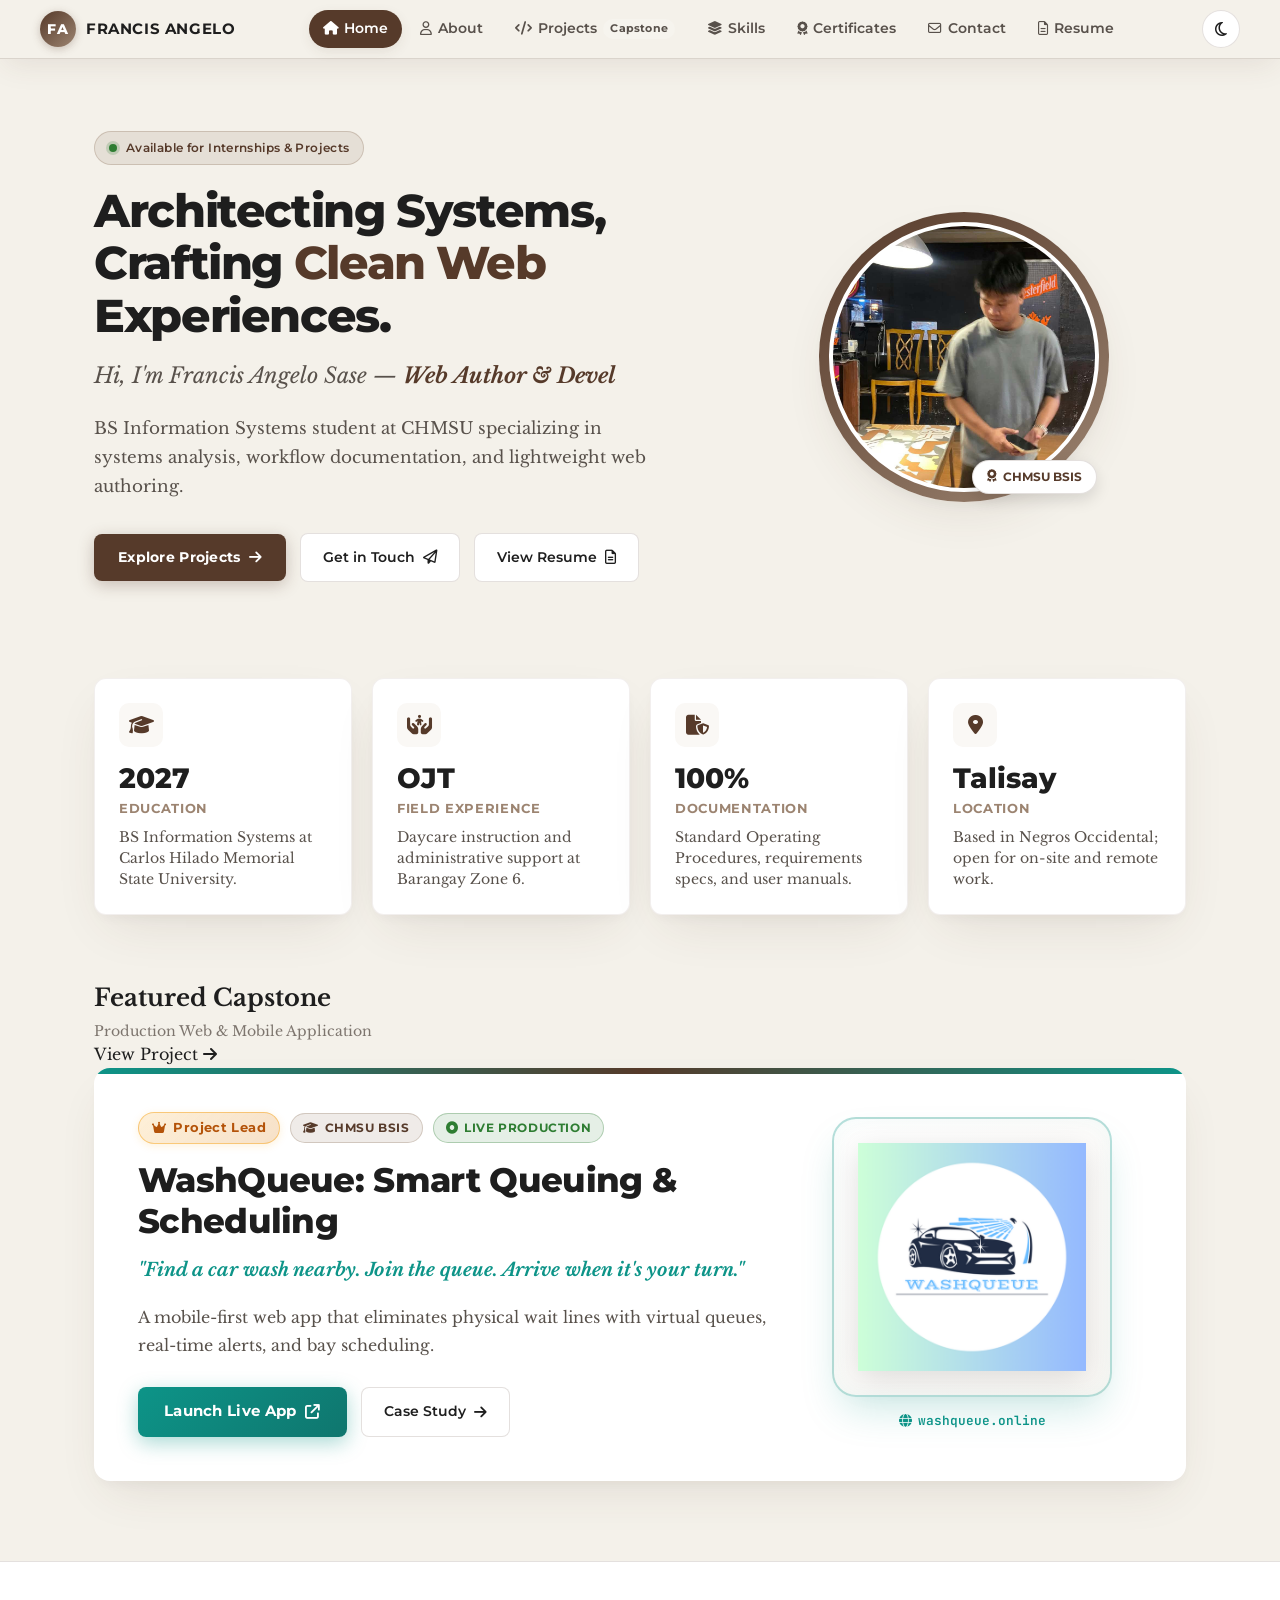
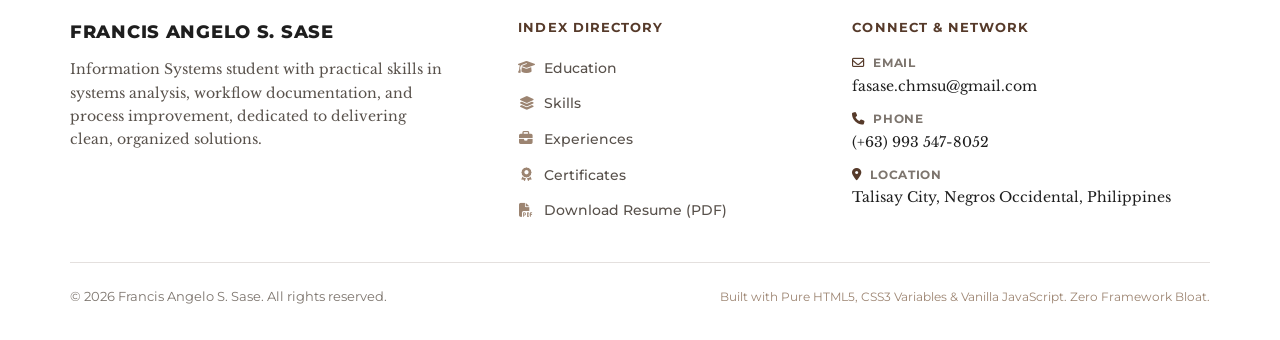
<file: index.html>
<!DOCTYPE html>
<html lang="en">
<head>
  <meta charset="UTF-8">
  <meta name="viewport" content="width=device-width, initial-scale=1.0">
  <meta name="description" content="Francis Angelo S. Sase - Web Author & Developer. Interactive Minimalist Portfolio and Resume highlighting Information Systems, systems analysis, technical documentation, and web authoring.">
  <meta name="author" content="Francis Angelo S. Sase">
  <meta name="theme-color" content="#563a2a">
  <title>Francis Angelo S. Sase | Web Author & Developer</title>

  <!-- Google Fonts: Montserrat (Headings & UI) & Libre Baskerville (Editorial Body) -->
  <link rel="preconnect" href="https://fonts.googleapis.com">
  <link rel="preconnect" href="https://fonts.gstatic.com" crossorigin>
  <link href="https://fonts.googleapis.com/css2?family=Libre+Baskerville:ital,wght@0,400;0,700;1,400&family=Montserrat:wght@400;500;600;700;800&family=JetBrains+Mono:wght@400;500&display=swap" rel="stylesheet">

  <!-- Font Awesome 6 Icons -->
  <link rel="stylesheet" href="https://cdnjs.cloudflare.com/ajax/libs/font-awesome/6.5.1/css/all.min.css" integrity="sha512-DTOQO9RWCH3ppGqcWaEA1BIZOC6xxalwEsw9c2QQeAIftl+Vegovlnee1c9QX4TctnWMn13TZye+giMm8e2LwA==" crossorigin="anonymous" referrerpolicy="no-referrer" />

  <!-- Modular Stylesheet -->
  <link rel="stylesheet" href="css/style.css">
</head>
<body>

  <!-- ==================== STICKY NAVIGATION BAR ==================== -->
  <header class="site-header" role="banner">
    <div class="nav-container">
      
      <!-- Brand Logo / Monogram Badge -->
      <a href="#home" class="nav-brand" data-page="home" aria-label="Francis Angelo S. Sase Home">
        <div class="brand-logo-badge" aria-hidden="true">FA</div>
        <div class="brand-text">
          <span class="brand-name">Francis Angelo</span>
        </div>
      </a>

      <!-- Desktop Nav Menu -->
      <nav class="nav-menu" role="navigation" aria-label="Main Navigation">
        <a href="#home" class="nav-link active" data-page="home">
          <i class="fa-solid fa-house" aria-hidden="true"></i> Home
        </a>
        <a href="#about" class="nav-link" data-page="about">
          <i class="fa-regular fa-user" aria-hidden="true"></i> About
        </a>
        <a href="#projects" class="nav-link" data-page="projects">
          <i class="fa-solid fa-code" aria-hidden="true"></i> Projects
          <span class="nav-link-badge">Capstone</span>
        </a>
        <a href="#skills" class="nav-link" data-page="skills">
          <i class="fa-solid fa-layer-group" aria-hidden="true"></i> Skills
        </a>
        <a href="#certificates" class="nav-link" data-page="certificates">
          <i class="fa-solid fa-award" aria-hidden="true"></i> Certificates
        </a>
        <a href="#contact" class="nav-link" data-page="contact">
          <i class="fa-regular fa-envelope" aria-hidden="true"></i> Contact
        </a>
        <a href="#resume" class="nav-link" data-page="resume" title="View 1-Page Printable Resume">
          <i class="fa-regular fa-file-lines" aria-hidden="true"></i> Resume
        </a>
      </nav>

      <!-- Nav Actions (Theme Toggle & Mobile Menu) -->
      <div class="nav-actions">
        <button type="button" class="action-btn theme-btn-icon-only" id="theme-toggle-btn" aria-label="Toggle dark and light mode" title="Toggle dark / light mode">
          <i class="fa-regular fa-moon" id="theme-icon" aria-hidden="true"></i>
        </button>
        <button type="button" class="mobile-nav-toggle" id="mobile-nav-toggle" aria-label="Toggle navigation drawer">
          <i class="fa-solid fa-bars" aria-hidden="true"></i>
        </button>
      </div>

    </div>

    <!-- Mobile Drawer Navigation -->
    <div class="mobile-drawer" id="mobile-drawer" role="navigation" aria-label="Mobile Navigation">
      <a href="#home" class="mobile-nav-link active" data-page="home">
        <span><i class="fa-solid fa-house" aria-hidden="true"></i> Home</span>
        <i class="fa-solid fa-chevron-right" aria-hidden="true"></i>
      </a>
      <a href="#about" class="mobile-nav-link" data-page="about">
        <span><i class="fa-regular fa-user" aria-hidden="true"></i> About</span>
        <i class="fa-solid fa-chevron-right" aria-hidden="true"></i>
      </a>
      <a href="#projects" class="mobile-nav-link" data-page="projects">
        <span><i class="fa-solid fa-code" aria-hidden="true"></i> Projects (Capstone)</span>
        <i class="fa-solid fa-chevron-right" aria-hidden="true"></i>
      </a>
      <a href="#skills" class="mobile-nav-link" data-page="skills">
        <span><i class="fa-solid fa-layer-group" aria-hidden="true"></i> Skills</span>
        <i class="fa-solid fa-chevron-right" aria-hidden="true"></i>
      </a>
      <a href="#certificates" class="mobile-nav-link" data-page="certificates">
        <span><i class="fa-solid fa-award" aria-hidden="true"></i> Certificates</span>
        <i class="fa-solid fa-chevron-right" aria-hidden="true"></i>
      </a>
      <a href="#contact" class="mobile-nav-link" data-page="contact">
        <span><i class="fa-regular fa-envelope" aria-hidden="true"></i> Contact</span>
        <i class="fa-solid fa-chevron-right" aria-hidden="true"></i>
      </a>
      <a href="#resume" class="mobile-nav-link" data-page="resume">
        <span><i class="fa-regular fa-file-lines" aria-hidden="true"></i> Resume View</span>
        <i class="fa-solid fa-chevron-right" aria-hidden="true"></i>
      </a>
    </div>
  </header>

  <!-- ==================== MAIN APPLICATION CONTENT (ROUTER) ==================== -->
  <main class="main-content" id="main-content" role="main">

    <!-- ========================================================================
         PAGE 1: HOME
         ======================================================================== -->
    <div class="page-view active" id="view-home">

      <!-- Hero Section -->
      <section class="hero-section">
        <div class="hero-content">
          <div class="hero-status-pill">
            <span class="status-pulse-dot" aria-hidden="true"></span>
            <span>Available for Internships &amp; Projects</span>
          </div>
          <h1 class="hero-headline">
            Architecting Systems, Crafting <span class="highlight">Clean Web</span> Experiences.
          </h1>
          <div class="hero-typewriter-container" aria-label="Professional Roles">
            <span>Hi, I'm Francis Angelo Sase — </span>
            <span id="hero-typewriter" style="margin-left: 6px; font-weight: 700; color: var(--primary-brown);"></span>
          </div>
          <p class="hero-bio-pitch">
            BS Information Systems student at CHMSU specializing in systems analysis, workflow documentation, and lightweight web authoring.
          </p>
          <div class="hero-cta-group">
            <a href="#projects" class="btn-primary" data-navigate="projects">
              <span>Explore Projects</span>
              <i class="fa-solid fa-arrow-right" aria-hidden="true"></i>
            </a>
            <a href="#contact" class="btn-secondary" data-navigate="contact">
              <span>Get in Touch</span>
              <i class="fa-regular fa-paper-plane" aria-hidden="true"></i>
            </a>
            <a href="#resume" class="btn-secondary" data-navigate="resume">
              <span>View Resume</span>
              <i class="fa-regular fa-file-lines" aria-hidden="true"></i>
            </a>
          </div>
        </div>

        <div class="hero-visual">
          <div class="hero-avatar-wrapper">
            <img 
              src="assets/profile.jpg" 
              alt="Portrait of Francis Angelo S. Sase" 
              class="hero-avatar-img"
              loading="eager"
            >
            <div class="hero-avatar-badge">
              <i class="fa-solid fa-award" aria-hidden="true"></i>
              <span>CHMSU BSIS</span>
            </div>
          </div>
        </div>
      </section>

      <!-- Bento Overview Grid -->
      <section class="bento-grid" aria-label="Key Highlights">
        <div class="bento-card">
          <div class="bento-icon-wrapper" aria-hidden="true">
            <i class="fa-solid fa-graduation-cap"></i>
          </div>
          <div class="bento-number">2027</div>
          <div class="bento-label">Education</div>
          <p class="bento-desc">BS Information Systems at Carlos Hilado Memorial State University.</p>
        </div>

        <div class="bento-card">
          <div class="bento-icon-wrapper" aria-hidden="true">
            <i class="fa-solid fa-hands-holding-child"></i>
          </div>
          <div class="bento-number">OJT</div>
          <div class="bento-label">Field Experience</div>
          <p class="bento-desc">Daycare instruction and administrative support at Barangay Zone 6.</p>
        </div>

        <div class="bento-card">
          <div class="bento-icon-wrapper" aria-hidden="true">
            <i class="fa-solid fa-file-shield"></i>
          </div>
          <div class="bento-number">100%</div>
          <div class="bento-label">Documentation</div>
          <p class="bento-desc">Standard Operating Procedures, requirements specs, and user manuals.</p>
        </div>

        <div class="bento-card">
          <div class="bento-icon-wrapper" aria-hidden="true">
            <i class="fa-solid fa-location-dot"></i>
          </div>
          <div class="bento-number">Talisay</div>
          <div class="bento-label">Location</div>
          <p class="bento-desc">Based in Negros Occidental; open for on-site and remote work.</p>
        </div>
      </section>

      <!-- Featured Project Teasers -->
      <!-- Featured Capstone Project Teaser -->
      <section class="featured-preview-section">
        <div class="section-subhead">
          <div>
            <h2 class="subhead-title">Featured Capstone</h2>
            <p style="font-family: var(--font-body); font-size: 0.88rem; color: var(--text-muted); margin-top: 2px;">
              Production Web &amp; Mobile Application
            </p>
          </div>
          <a href="#projects" class="subhead-link" data-navigate="projects">
            <span>View Project</span>
            <i class="fa-solid fa-arrow-right" aria-hidden="true"></i>
          </a>
        </div>

        <div class="capstone-hero-card">
          <div class="capstone-details">
            <div class="capstone-badge-row">
              <span class="role-pill-gold">
                <i class="fa-solid fa-crown" aria-hidden="true"></i> Project Lead
              </span>
              <span class="capstone-tag chmsu">
                <i class="fa-solid fa-graduation-cap" aria-hidden="true"></i> CHMSU BSIS
              </span>
              <span class="capstone-tag primary" style="background: rgba(46, 125, 50, 0.12); color: #2e7d32; border-color: rgba(46, 125, 50, 0.3);">
                <i class="fa-solid fa-circle-dot" aria-hidden="true"></i> Live Production
              </span>
            </div>

            <h3 class="capstone-title">
              WashQueue: Smart Queuing &amp; Scheduling
            </h3>
            <p class="capstone-subtitle">
              "Find a car wash nearby. Join the queue. Arrive when it's your turn."
            </p>
            <p class="capstone-pitch">
              A mobile-first web app that eliminates physical wait lines with virtual queues, real-time alerts, and bay scheduling.
            </p>

            <div class="capstone-actions">
              <a href="https://www.washqueue.online/" target="_blank" rel="noopener noreferrer" class="btn-washqueue-live">
                <span>Launch Live App</span>
                <i class="fa-solid fa-arrow-up-right-from-square" aria-hidden="true"></i>
              </a>
              <a href="#projects" class="btn-secondary" data-navigate="projects">
                <span>Case Study</span>
                <i class="fa-solid fa-arrow-right" aria-hidden="true"></i>
              </a>
            </div>
          </div>

          <div class="capstone-visual">
            <div class="washqueue-brand-frame">
              <img src="assets/washqueue_icon.png" alt="Official WashQueue App Logo" class="washqueue-logo-img">
            </div>
            <div class="washqueue-url-pill">
              <i class="fa-solid fa-globe" aria-hidden="true"></i>
              <span>washqueue.online</span>
            </div>
          </div>
        </div>
      </section>

    </div>

    <!-- ========================================================================
         PAGE 2: ABOUT
         ======================================================================== -->
    <div class="page-view" id="view-about">

      <header class="page-header">
        <div class="page-eyebrow">
          <i class="fa-solid fa-id-badge" aria-hidden="true"></i> Background
        </div>
        <h1 class="page-title">Bridging Human Needs &amp; Systems</h1>
        <p class="page-description">
          Transforming organizational workflows into structured, intuitive digital systems.
        </p>
      </header>

      <!-- Narrative & Core Pillars -->
      <div class="about-grid">
        <article class="about-narrative">
          <h2 class="narrative-title">Background &amp; Approach</h2>
          <p class="narrative-paragraph">
            I am a BS Information Systems student at Carlos Hilado Memorial State University (CHMSU). My focus is on systems analysis, workflow modeling, and clear documentation.
          </p>
          <p class="narrative-paragraph">
            During my OJT at Barangay Zone 6, I assisted daycare classes and administrative staff. That experience reinforced that technology must simplify everyday tasks for real users.
          </p>
          <p class="narrative-paragraph">
            As a web author, I build lightweight, responsive web interfaces using semantic HTML5, modern CSS3, and vanilla JavaScript—free of framework bloat.
          </p>
        </article>

        <aside class="pillars-grid">
          <div class="pillar-card">
            <div class="pillar-icon"><i class="fa-solid fa-diagram-project" aria-hidden="true"></i></div>
            <h3 class="pillar-title">Systems Thinking</h3>
            <p class="pillar-desc">Viewing organizations as connected workflows rather than isolated tasks.</p>
          </div>
          <div class="pillar-card">
            <div class="pillar-icon"><i class="fa-solid fa-pen-nib" aria-hidden="true"></i></div>
            <h3 class="pillar-title">Clear Documentation</h3>
            <p class="pillar-desc">Authoring concise SOPs, user manuals, and system specifications.</p>
          </div>
          <div class="pillar-card">
            <div class="pillar-icon"><i class="fa-solid fa-feather-pointed" aria-hidden="true"></i></div>
            <h3 class="pillar-title">Minimalist Design</h3>
            <p class="pillar-desc">Prioritizing visual hierarchy, readability, and purposeful layout.</p>
          </div>
          <div class="pillar-card">
            <div class="pillar-icon"><i class="fa-solid fa-people-carry-box" aria-hidden="true"></i></div>
            <h3 class="pillar-title">Community Spirit</h3>
            <p class="pillar-desc">Grounded in public service and practical team collaboration.</p>
          </div>
        </aside>
      </div>

      <!-- Education & Experience Breakdown -->
      <section class="about-timeline-section">
        <h2 class="section-title" style="margin-bottom: 24px;">Academic &amp; Practical Milestones</h2>

        <div class="education-timeline">
          <!-- CHMSU -->
          <div class="education-item">
            <span class="timeline-node" aria-hidden="true"></span>
            <h3 class="school-name">Carlos Hilado Memorial State University (CHMSU)</h3>
            <p class="school-degree">Bachelor of Science in Information Systems</p>
            <div class="school-year-row">
              <span class="school-year">2023 - 2027</span>
              <span class="current-badge">
                <span class="current-badge-dot" aria-hidden="true"></span> Current Academic Program
              </span>
            </div>
            <p style="font-family: var(--font-body); font-size: 0.88rem; color: var(--text-secondary); margin-top: 6px;">
              Focus: Systems Analysis, Database Architecture, Technical Writing, and Web Authoring.
            </p>
          </div>

          <!-- OJT Experience -->
          <div class="education-item">
            <span class="timeline-node" aria-hidden="true"></span>
            <h3 class="school-name">Barangay Zone 6, Talisay City (OJT)</h3>
            <p class="school-degree">On-The-Job Training</p>
            <p class="school-year">Field Work</p>
            <p style="font-family: var(--font-body); font-size: 0.88rem; color: var(--text-secondary); margin-top: 6px;">
              Assisted daycare instruction, prepared learning materials, and drafted reports and presentations for barangay operations.
            </p>
          </div>

          <!-- SHS -->
          <div class="education-item">
            <span class="timeline-node" aria-hidden="true"></span>
            <h3 class="school-name">Rafael B. Lacson Memorial High School</h3>
            <p class="school-degree">Senior High School — Humanities and Social Sciences (HUMSS)</p>
            <p class="school-year">2022 - 2023</p>
          </div>

          <!-- JHS -->
          <div class="education-item">
            <span class="timeline-node" aria-hidden="true"></span>
            <h3 class="school-name">Domingo Lacson National High School</h3>
            <p class="school-year">2017 - 2021</p>
          </div>

          <!-- Elementary -->
          <div class="education-item">
            <span class="timeline-node" aria-hidden="true"></span>
            <h3 class="school-name">Banago Elementary School - 1</h3>
            <p class="school-year">2010 - 2017</p>
          </div>
        </div>
      </section>

    </div>

    <!-- ========================================================================
         PAGE 3: PROJECTS (WASHQUEUE CAPSTONE PROJECT SHOWCASE)
         ======================================================================== -->
    <div class="page-view" id="view-projects">

      <header class="page-header">
        <div class="page-eyebrow">
          <i class="fa-solid fa-award" aria-hidden="true"></i> Featured Capstone Project
        </div>
        <h1 class="page-title">WashQueue</h1>
        <p class="page-description">
          Mobile-based queuing and scheduling application for car wash businesses.
        </p>
      </header>

      <div class="capstone-showcase-container">

        <!-- 1. Flagship Hero Feature Card -->
        <article class="capstone-hero-card" id="capstone-main-card">
          <div class="capstone-details">
            <div class="capstone-badge-row">
              <span class="role-pill-gold">
                <i class="fa-solid fa-crown" aria-hidden="true"></i> Project Lead
              </span>
              <span class="capstone-tag chmsu">
                <i class="fa-solid fa-graduation-cap" aria-hidden="true"></i> CHMSU BSIS
              </span>
              <span class="capstone-tag primary" style="background: rgba(46, 125, 50, 0.12); color: #2e7d32; border-color: rgba(46, 125, 50, 0.3);">
                <i class="fa-solid fa-circle-check" aria-hidden="true"></i> Live Production
              </span>
              <span class="capstone-tag primary" style="background: rgba(13, 148, 136, 0.12); color: var(--washqueue-teal-dark); border-color: rgba(13, 148, 136, 0.3);">
                <i class="fa-solid fa-mobile-screen" aria-hidden="true"></i> PWA &amp; Mobile
              </span>
            </div>

            <h2 class="capstone-title">
              WashQueue: Smart Queuing &amp; Scheduling
            </h2>

            <p class="capstone-subtitle">
              "Find a car wash nearby. Join the queue. Arrive when it's your turn."
            </p>

            <p class="capstone-pitch">
              WashQueue replaces physical waiting lines with remote virtual queues, live status alerts, and service bay reservations—streamlining shop operations and driver convenience.
            </p>

            <div class="capstone-actions">
              <a href="https://www.washqueue.online/" target="_blank" rel="noopener noreferrer" class="btn-washqueue-live">
                <span>Launch Live App</span>
                <i class="fa-solid fa-arrow-up-right-from-square" aria-hidden="true"></i>
              </a>
              <button type="button" class="btn-secondary" id="trigger-washqueue-modal">
                <i class="fa-solid fa-circle-info" aria-hidden="true"></i>
                <span>Technical Overview</span>
              </button>
            </div>
          </div>

          <div class="capstone-visual">
            <div class="washqueue-brand-frame">
              <img src="assets/washqueue_icon.png" alt="Official WashQueue Capstone Application Logo" class="washqueue-logo-img">
            </div>
            <a href="https://www.washqueue.online/" target="_blank" rel="noopener noreferrer" class="washqueue-url-pill">
              <i class="fa-solid fa-link" aria-hidden="true"></i>
              <span>washqueue.online</span>
            </a>
          </div>
        </article>

        <!-- 2. System Architecture & Core Capabilities Bento -->
        <section aria-labelledby="heading-capstone-modules">
          <div class="section-subhead">
            <div>
              <h3 class="subhead-title" id="heading-capstone-modules">System Modules</h3>
              <p style="font-family: var(--font-body); font-size: 0.88rem; color: var(--text-muted); margin-top: 2px;">
                Core features built for drivers and business operators.
              </p>
            </div>
          </div>

          <div class="capstone-modules-grid">
            <!-- Module 1 -->
            <div class="module-card">
              <div class="module-icon-wrap" aria-hidden="true">
                <i class="fa-solid fa-users-line"></i>
              </div>
              <h4 class="module-title">Virtual Queuing</h4>
              <p class="module-desc">
                Remote queue entry with real-time wait estimates, queue position tracking, and live progress updates.
              </p>
            </div>

            <!-- Module 2 -->
            <div class="module-card">
              <div class="module-icon-wrap" aria-hidden="true">
                <i class="fa-solid fa-calendar-check"></i>
              </div>
              <h4 class="module-title">Smart Scheduling</h4>
              <p class="module-desc">
                Advance booking by vehicle type (Sedan, SUV, Motorcycle) and selected detailing package.
              </p>
            </div>

            <!-- Module 3 -->
            <div class="module-card">
              <div class="module-icon-wrap" aria-hidden="true">
                <i class="fa-solid fa-chart-line"></i>
              </div>
              <h4 class="module-title">Operator Dashboard</h4>
              <p class="module-desc">
                Management portal for operators to monitor active bays, update queue status, and review daily volume.
              </p>
            </div>

            <!-- Module 4 -->
            <div class="module-card">
              <div class="module-icon-wrap" aria-hidden="true">
                <i class="fa-solid fa-map-location-dot"></i>
              </div>
              <h4 class="module-title">Station Locator</h4>
              <p class="module-desc">
                Nearby station discovery showing hours, bay availability, pricing, and turn-by-turn directions.
              </p>
            </div>

            <!-- Module 5 -->
            <div class="module-card">
              <div class="module-icon-wrap" aria-hidden="true">
                <i class="fa-solid fa-mobile-screen-button"></i>
              </div>
              <h4 class="module-title">PWA &amp; Google Auth</h4>
              <p class="module-desc">
                Cross-platform Progressive Web App with fast installation and one-tap Google sign-in.
              </p>
            </div>

            <!-- Module 6 -->
            <div class="module-card">
              <div class="module-icon-wrap" aria-hidden="true">
                <i class="fa-solid fa-bell"></i>
              </div>
              <h4 class="module-title">Arrival Alerts</h4>
              <p class="module-desc">
                Automated alerts notifying drivers when their bay is ready, reducing idle bay time.
              </p>
            </div>
          </div>
        </section>

        <!-- 3. Francis Angelo S. Sase's Role & Project Contributions -->
        <section class="capstone-contributions-grid" aria-labelledby="heading-role">
          <div class="contribution-card">
            <div class="leader-badge-strip">
              <span class="role-pill-gold">
                <i class="fa-solid fa-crown" aria-hidden="true"></i> Project Lead
              </span>
              <span class="role-pill-subtle">CHMSU BSIS Capstone</span>
            </div>

            <h3 class="contribution-header" id="heading-role">
              <span>Responsibilities &amp; Execution</span>
            </h3>

            <p class="leader-statement">
              Directed the project lifecycle from stakeholder interviews and queue logic modeling through UI design, documentation, and final defense.
            </p>

            <ul class="contribution-list">
              <li class="contribution-item highlight-leader">
                <i class="fa-solid fa-check-double" aria-hidden="true"></i>
                <div>
                  <strong style="color: var(--text-dark);">Roadmap &amp; Delivery:</strong>
                  Managed sprint milestones, team coordination, resource scheduling, and final capstone defense.
                </div>
              </li>
              <li class="contribution-item">
                <i class="fa-solid fa-circle-check" aria-hidden="true"></i>
                <div>
                  <strong>Systems Analysis &amp; Queue Logic:</strong> Interviewed car wash operators, mapped data flow diagrams (DFDs), and formulated queue priority rules.
                </div>
              </li>
              <li class="contribution-item">
                <i class="fa-solid fa-circle-check" aria-hidden="true"></i>
                <div>
                  <strong>Technical Documentation:</strong> Authored the capstone manuscript, System Requirements Specifications (SRS), SOPs, and user onboarding manuals.
                </div>
              </li>
              <li class="contribution-item">
                <i class="fa-solid fa-circle-check" aria-hidden="true"></i>
                <div>
                  <strong>UI/UX Design &amp; Frontend:</strong> Designed mobile-first customer booking flows, interface hierarchy, and responsive screens.
                </div>
              </li>
              <li class="contribution-item">
                <i class="fa-solid fa-circle-check" aria-hidden="true"></i>
                <div>
                  <strong>Quality Assurance:</strong> Conducted cross-device testing, simulated network latency, and verified Google authentication flows.
                </div>
              </li>
            </ul>
          </div>

          <div class="contribution-card">
            <h3 class="contribution-header">
              <i class="fa-solid fa-cubes" aria-hidden="true"></i>
              <span>Tech Stack &amp; Deployment</span>
            </h3>
            <p style="font-family: var(--font-body); font-size: 0.92rem; color: var(--text-secondary); line-height: 1.65; margin-bottom: 16px;">
              Engineered with cross-platform web technologies for instant mobile and desktop access without app store barriers.
            </p>
            <div class="tech-badges-wrap">
              <span class="tech-badge-chip"><i class="fa-solid fa-layer-group"></i> Flutter Web &amp; Mobile</span>
              <span class="tech-badge-chip"><i class="fa-solid fa-mobile"></i> Progressive Web App (PWA)</span>
              <span class="tech-badge-chip"><i class="fa-brands fa-google"></i> Google Auth Bridge</span>
              <span class="tech-badge-chip"><i class="fa-solid fa-database"></i> Real-Time Cloud DB</span>
              <span class="tech-badge-chip"><i class="fa-solid fa-location-crosshairs"></i> Geolocation Services</span>
              <span class="tech-badge-chip"><i class="fa-brands fa-html5"></i> HTML5 / CSS3 / JavaScript</span>
            </div>

            <div style="margin-top: 24px; padding-top: 18px; border-top: 1px solid var(--divider-subtle); display: flex; align-items: center; justify-content: space-between;">
              <span style="font-family: var(--font-mono); font-size: 0.78rem; color: var(--light-brown);">washqueue.online</span>
              <a href="https://www.washqueue.online/" target="_blank" rel="noopener noreferrer" class="project-action-link">
                <span>Visit App</span>
                <i class="fa-solid fa-arrow-up-right-from-square" aria-hidden="true"></i>
              </a>
            </div>
          </div>
        </section>

      </div>

    </div>

    <!-- ========================================================================
         PAGE 4: SKILLS
         ======================================================================== -->
    <div class="page-view" id="view-skills">

      <header class="page-header">
        <div class="page-eyebrow">
          <i class="fa-solid fa-layer-group" aria-hidden="true"></i> Competencies
        </div>
        <h1 class="page-title">Technical Skills</h1>
        <p class="page-description">
          Proficiencies across systems analysis, technical documentation, office suites, and web authoring.
        </p>
      </header>

      <!-- Categorized Bento Grid of Skills -->
      <div class="skills-categories-grid">

        <!-- Category 1: Systems Analysis & Design -->
        <section class="skill-category-card">
          <div class="category-header">
            <div class="category-icon"><i class="fa-solid fa-diagram-project" aria-hidden="true"></i></div>
            <h2 class="category-title">Systems Analysis &amp; Design</h2>
          </div>
          <div class="skill-entries-list">
            <div class="skill-entry-row">
              <span class="skill-entry-name">Process Improvement &amp; Optimization</span>
            </div>
            <div class="skill-entry-row">
              <span class="skill-entry-name">Requirements Gathering &amp; Analysis</span>
            </div>
            <div class="skill-entry-row">
              <span class="skill-entry-name">Information Architecture &amp; Data Flow (DFD)</span>
            </div>
          </div>
        </section>

        <!-- Category 2: Technical Writing & Documentation -->
        <section class="skill-category-card">
          <div class="category-header">
            <div class="category-icon"><i class="fa-solid fa-book-open" aria-hidden="true"></i></div>
            <h2 class="category-title">Technical Writing &amp; Documentation</h2>
          </div>
          <div class="skill-entries-list">
            <div class="skill-entry-row">
              <span class="skill-entry-name">Standard Operating Procedures (SOPs)</span>
            </div>
            <div class="skill-entry-row">
              <span class="skill-entry-name">System Manuals &amp; User Guides</span>
            </div>
            <div class="skill-entry-row">
              <span class="skill-entry-name">Technical Specifications (SRS)</span>
            </div>
          </div>
        </section>

        <!-- Category 3: Productivity Suites (Word, Excel, PowerPoint) -->
        <section class="skill-category-card">
          <div class="category-header">
            <div class="category-icon"><i class="fa-solid fa-file-excel" aria-hidden="true"></i></div>
            <h2 class="category-title">Office Productivity</h2>
          </div>
          <div class="skill-entries-list">
            <div class="skill-entry-row">
              <span class="skill-entry-name">Microsoft Word (Documentation Formatting)</span>
            </div>
            <div class="skill-entry-row">
              <span class="skill-entry-name">Microsoft PowerPoint (Presentations)</span>
            </div>
            <div class="skill-entry-row">
              <span class="skill-entry-name">Microsoft Excel (Data Entry &amp; Tables)</span>
            </div>
          </div>
        </section>

        <!-- Category 4: Web Authoring & Front-End Engineering -->
        <section class="skill-category-card">
          <div class="category-header">
            <div class="category-icon"><i class="fa-solid fa-code" aria-hidden="true"></i></div>
            <h2 class="category-title">Web Authoring &amp; Frontend</h2>
          </div>
          <div class="skill-entries-list">
            <div class="skill-entry-row">
              <span class="skill-entry-name">Semantic HTML5 &amp; Accessibility (WCAG)</span>
            </div>
            <div class="skill-entry-row">
              <span class="skill-entry-name">Modern CSS3 (Flexbox, Grid, Variables)</span>
            </div>
            <div class="skill-entry-row">
              <span class="skill-entry-name">Vanilla JavaScript (DOM, Fetch, SPA Routing)</span>
            </div>
          </div>
        </section>



      </div>

    </div>

    <!-- ========================================================================
         PAGE 5: CERTIFICATES
         ======================================================================== -->
    <div class="page-view" id="view-certificates">

      <header class="page-header">
        <div class="page-eyebrow">
          <i class="fa-solid fa-award" aria-hidden="true"></i> Credentials
        </div>
        <h1 class="page-title">Certifications &amp; Training</h1>
        <p class="page-description">
          Verified coursework in Cybersecurity, Database Security, and Responsible AI.
        </p>
      </header>

      <!-- Certificates Grid (5 Authentic Industry Credentials) -->
      <div class="certificates-grid">

        <!-- 1. Database Security - Cybrary -->
        <article class="certificate-card" data-cert-index="0" tabindex="0" role="button" aria-label="View Database Security certificate by Cybrary">
          <div class="cert-img-thumb-wrapper">
            <img src="assets/certificates/database-security-cybrary.png" alt="Database Security - Cybrary Certificate Preview" class="cert-img-thumb" loading="lazy">
            <div class="cert-zoom-overlay">
              <i class="fa-solid fa-magnifying-glass-plus" aria-hidden="true"></i>
              <span>Inspect Credential</span>
            </div>
          </div>
          <div class="cert-card-body">
            <div class="cert-header">
              <div class="cert-badge-icon" aria-hidden="true">
                <i class="fa-solid fa-database"></i>
              </div>
              <span class="cert-status verified">
                <i class="fa-solid fa-circle-check" aria-hidden="true"></i> Verified (1 CEU)
              </span>
            </div>
            <h2 class="cert-title">Database Security</h2>
            <div class="cert-issuer">Cybrary • Continuing Education</div>
            <p class="cert-desc">
              Covers SQL injection defense, access control, privilege separation, and database protection.
            </p>
            <div class="cert-meta-row">
              <span><i class="fa-regular fa-calendar" aria-hidden="true"></i> May 29, 2025</span>
              <span style="font-family: var(--font-mono); font-size: 0.74rem; color: var(--primary-brown); font-weight: 700;">Inspect Certificate →</span>
            </div>
          </div>
        </article>

        <!-- 2. IT Fundamentals: Security - Cybrary -->
        <article class="certificate-card" data-cert-index="1" tabindex="0" role="button" aria-label="View IT Fundamentals: Security certificate by Cybrary">
          <div class="cert-img-thumb-wrapper">
            <img src="assets/certificates/it-fundamentals-security-cybrary.png" alt="IT Fundamentals: Security - Cybrary Certificate Preview" class="cert-img-thumb" loading="lazy">
            <div class="cert-zoom-overlay">
              <i class="fa-solid fa-magnifying-glass-plus" aria-hidden="true"></i>
              <span>Inspect Credential</span>
            </div>
          </div>
          <div class="cert-card-body">
            <div class="cert-header">
              <div class="cert-badge-icon" aria-hidden="true">
                <i class="fa-solid fa-shield-halved"></i>
              </div>
              <span class="cert-status verified">
                <i class="fa-solid fa-circle-check" aria-hidden="true"></i> Verified (3 CEUs)
              </span>
            </div>
            <h2 class="cert-title">IT Fundamentals: Security</h2>
            <div class="cert-issuer">Cybrary • Continuing Education</div>
            <p class="cert-desc">
              Validates fundamental security models, threat mitigation, and network defenses.
            </p>
            <div class="cert-meta-row">
              <span><i class="fa-regular fa-calendar" aria-hidden="true"></i> Jun 4, 2025</span>
              <span style="font-family: var(--font-mono); font-size: 0.74rem; color: var(--primary-brown); font-weight: 700;">Inspect Certificate →</span>
            </div>
          </div>
        </article>

        <!-- 3. Responsible AI - Google Cloud -->
        <article class="certificate-card" data-cert-index="2" tabindex="0" role="button" aria-label="View Responsible AI certificate by Google Cloud">
          <div class="cert-img-thumb-wrapper">
            <img src="assets/certificates/responsible-ai-google-cloud.png" alt="Responsible AI: Applying AI Principles with Google Cloud Certificate Preview" class="cert-img-thumb" loading="lazy">
            <div class="cert-zoom-overlay">
              <i class="fa-solid fa-magnifying-glass-plus" aria-hidden="true"></i>
              <span>Inspect Credential</span>
            </div>
          </div>
          <div class="cert-card-body">
            <div class="cert-header">
              <div class="cert-badge-icon" aria-hidden="true">
                <i class="fa-brands fa-google"></i>
              </div>
              <span class="cert-status verified">
                <i class="fa-solid fa-circle-check" aria-hidden="true"></i> Google Cloud
              </span>
            </div>
            <h2 class="cert-title">Responsible AI: Applying AI Principles with Google Cloud</h2>
            <div class="cert-issuer">Google Cloud • Simplilearn | SkillUP</div>
            <p class="cert-desc">
              Covers responsible AI operationalization, bias mitigation, human evaluation, and ethical governance.
            </p>
            <div class="cert-meta-row">
              <span><i class="fa-regular fa-calendar" aria-hidden="true"></i> Oct 28, 2025</span>
              <span style="font-family: var(--font-mono); font-size: 0.74rem; color: var(--primary-brown); font-weight: 700;">Inspect Certificate →</span>
            </div>
          </div>
        </article>

        <!-- 4. Introduction to Modern AI - Cisco -->
        <article class="certificate-card" data-cert-index="3" tabindex="0" role="button" aria-label="View Introduction to Modern AI certificate by Cisco">
          <div class="cert-img-thumb-wrapper">
            <img src="assets/certificates/intro-modern-ai-cisco.png" alt="Introduction to Modern AI - Cisco Certificate Preview" class="cert-img-thumb" loading="lazy">
            <div class="cert-zoom-overlay">
              <i class="fa-solid fa-magnifying-glass-plus" aria-hidden="true"></i>
              <span>Inspect Credential</span>
            </div>
          </div>
          <div class="cert-card-body">
            <div class="cert-header">
              <div class="cert-badge-icon" aria-hidden="true">
                <i class="fa-solid fa-brain"></i>
              </div>
              <span class="cert-status verified">
                <i class="fa-solid fa-circle-check" aria-hidden="true"></i> Cisco Academy
              </span>
            </div>
            <h2 class="cert-title">Introduction to Modern AI</h2>
            <div class="cert-issuer">Cisco • DICT-ITU DTC Initiative</div>
            <p class="cert-desc">
              Validates core artificial intelligence concepts, machine learning paradigms, and practical applications.
            </p>
            <div class="cert-meta-row">
              <span><i class="fa-regular fa-calendar" aria-hidden="true"></i> Nov 09, 2025</span>
              <span style="font-family: var(--font-mono); font-size: 0.74rem; color: var(--primary-brown); font-weight: 700;">Inspect Certificate →</span>
            </div>
          </div>
        </article>

        <!-- 5. Introduction to Cybersecurity - Cisco -->
        <article class="certificate-card" data-cert-index="4" tabindex="0" role="button" aria-label="View Introduction to Cybersecurity certificate by Cisco">
          <div class="cert-img-thumb-wrapper">
            <img src="assets/certificates/intro-cybersecurity-cisco.png" alt="Introduction to Cybersecurity - Cisco Certificate Preview" class="cert-img-thumb" loading="lazy">
            <div class="cert-zoom-overlay">
              <i class="fa-solid fa-magnifying-glass-plus" aria-hidden="true"></i>
              <span>Inspect Credential</span>
            </div>
          </div>
          <div class="cert-card-body">
            <div class="cert-header">
              <div class="cert-badge-icon" aria-hidden="true">
                <i class="fa-solid fa-lock"></i>
              </div>
              <span class="cert-status verified">
                <i class="fa-solid fa-circle-check" aria-hidden="true"></i> Cisco Academy
              </span>
            </div>
            <h2 class="cert-title">Introduction to Cybersecurity</h2>
            <div class="cert-issuer">Cisco • DICT-ITU DTC Initiative</div>
            <p class="cert-desc">
              Validates core concepts of cyber defense, common attack vectors, and network protection.
            </p>
            <div class="cert-meta-row">
              <span><i class="fa-regular fa-calendar" aria-hidden="true"></i> Nov 16, 2025</span>
              <span style="font-family: var(--font-mono); font-size: 0.74rem; color: var(--primary-brown); font-weight: 700;">Inspect Certificate →</span>
            </div>
          </div>
        </article>

      </div>

    </div>

    <!-- ========================================================================
         PAGE 6: CONTACT
         ======================================================================== -->
    <div class="page-view" id="view-contact">

      <header class="page-header">
        <div class="page-eyebrow">
          <i class="fa-regular fa-envelope" aria-hidden="true"></i> Contact
        </div>
        <h1 class="page-title">Get in Touch</h1>
        <p class="page-description">
          Open for internships, web authoring projects, and systems documentation roles.
        </p>
      </header>

      <div class="contact-grid">

        <!-- Interactive Contact Form -->
        <article class="contact-form-card">
          <form id="portfolio-contact-form" class="contact-form" novalidate>
            <div class="form-group">
              <label for="sender-name" class="form-label">Full Name *</label>
              <input 
                type="text" 
                id="sender-name" 
                class="form-input" 
                placeholder="e.g. Maria Santos" 
                required 
                autocomplete="name"
              >
            </div>

            <div class="form-group">
              <label for="sender-email" class="form-label">Email Address *</label>
              <input 
                type="email" 
                id="sender-email" 
                class="form-input" 
                placeholder="e.g. maria@example.com" 
                required 
                autocomplete="email"
              >
            </div>

            <div class="form-group">
              <label for="sender-subject" class="form-label">Subject</label>
              <input 
                type="text" 
                id="sender-subject" 
                class="form-input" 
                placeholder="e.g. Internship Inquiry / Web Project" 
                autocomplete="off"
              >
            </div>

            <div class="form-group">
              <label for="sender-message" class="form-label">Message *</label>
              <textarea 
                id="sender-message" 
                class="form-textarea" 
                placeholder="Write your message here..." 
                required
              ></textarea>
            </div>

            <button type="submit" class="btn-primary" id="form-submit-btn" style="width: 100%; justify-content: center;">
              <span>Send Message</span>
              <i class="fa-regular fa-paper-plane" aria-hidden="true"></i>
            </button>
          </form>
        </article>

        <!-- Direct Contact Details & Location Card -->
        <aside class="contact-aside">

          <!-- Phone Card -->
          <div class="contact-info-card">
            <div class="contact-info-icon" aria-hidden="true">
              <i class="fa-solid fa-phone"></i>
            </div>
            <div class="contact-info-meta">
              <div class="info-label">Phone Number</div>
              <div class="info-value">
                <a href="tel:09935478052" class="contact-link">0993 547 8052</a>
              </div>
            </div>
            <button 
              type="button" 
              class="copy-btn" 
              data-copy="0993 547 8052" 
              data-label="Phone number" 
              aria-label="Copy phone number" 
              title="Copy phone number"
            >
              <i class="fa-regular fa-copy" aria-hidden="true"></i>
            </button>
          </div>

          <!-- Email Card -->
          <div class="contact-info-card">
            <div class="contact-info-icon" aria-hidden="true">
              <i class="fa-solid fa-envelope"></i>
            </div>
            <div class="contact-info-meta">
              <div class="info-label">Email Address</div>
              <div class="info-value">
                <a href="mailto:fasase.chmsu@gmail.com" class="contact-link">fasase.chmsu@gmail.com</a>
              </div>
            </div>
            <button 
              type="button" 
              class="copy-btn" 
              data-copy="fasase.chmsu@gmail.com" 
              data-label="Email address" 
              aria-label="Copy email address" 
              title="Copy email address"
            >
              <i class="fa-regular fa-copy" aria-hidden="true"></i>
            </button>
          </div>

          <!-- Location Card with Interactive Map -->
          <div class="map-card">
            <div class="map-header">
              <div>
                <div class="info-label">Current Location</div>
                <div class="info-value" style="font-weight: 700;">
                  Purok Tumpok, Barangay Zone 15, Talisay City
                </div>
              </div>
              <span class="map-badge">Negros Occ.</span>
            </div>

            <!-- Embedded Interactive Map -->
            <div class="map-interactive-box">
              <iframe 
                title="Talisay City Negros Occidental Map"
                src="https://maps.google.com/maps?q=Talisay+City+Negros+Occidental+Barangay+Zone+15&t=&z=13&ie=UTF8&iwloc=&output=embed"
                loading="lazy"
                referrerpolicy="no-referrer-when-downgrade"
              ></iframe>
            </div>

            <a 
              href="https://www.google.com/maps/search/?api=1&query=Purok+Tumpok+Barangay+Zone+15+Talisay+City+Negros+Occidental" 
              target="_blank" 
              rel="noopener noreferrer" 
              class="subhead-link"
              style="margin-top: 4px;"
            >
              <span>Open in Google Maps</span>
              <i class="fa-solid fa-arrow-up-right-from-square" aria-hidden="true"></i>
            </a>
          </div>

        </aside>

      </div>

    </div>

    <!-- ========================================================================
         PAGE 7: RESUME VIEW (Dedicated 1-Page Printable Resume)
         ======================================================================== -->
    <div class="page-view" id="view-resume">

      <div class="resume-view-wrapper">

        <!-- Top Action Bar for Resume -->
        <div class="resume-toolbar-banner">
          <div style="display: flex; align-items: center; gap: 10px;">
            <i class="fa-solid fa-file-pdf" style="color: var(--primary-brown); font-size: 1.2rem;" aria-hidden="true"></i>
            <div>
              <span style="font-family: var(--font-heading); font-weight: 700; font-size: 0.95rem;">Resume</span>
              <span style="display: block; font-size: 0.78rem; color: var(--text-muted);">One-page printable view</span>
            </div>
          </div>
          <button type="button" class="btn-primary print-trigger-btn" style="padding: 8px 16px; font-size: 0.85rem;">
            <i class="fa-solid fa-print" aria-hidden="true"></i>
            <span>Print / Save PDF</span>
          </button>
        </div>

        <!-- The Authentic Resume Card Layout Container -->
        <section class="resume-card" id="portfolio-card">

          <!-- Top Espresso Brown Decorative Banner -->
          <div class="card-top-bar" aria-hidden="true"></div>

          <!-- Header: Circular Photo + Name + Typewriter Title + Brown Accent Line -->
          <header class="card-header-wrapper">
            <div class="profile-photo-container">
              <img 
                id="profile-img"
                src="assets/profile.jpg" 
                alt="Portrait of Francis Angelo S. Sase" 
                class="profile-photo"
                loading="eager"
              >
            </div>

            <div class="header-meta">
              <h1 class="author-name">Francis Angelo S. Sase</h1>
              <div class="author-title-wrapper" aria-label="Role: Web Author & Developer">
                <span class="author-title" id="typewriter-role"></span><span class="typewriter-cursor" id="typewriter-cursor" aria-hidden="true"></span>
              </div>
              <div class="header-accent-line" aria-hidden="true"></div>
            </div>
          </header>

          <!-- Two-Column Editorial Grid -->
          <div class="resume-body-grid">

            <!-- ==================== LEFT COLUMN ==================== -->
            <aside class="column-left">

              <!-- 1. PROFILE SECTION -->
              <section class="fade-section" id="profile-section" aria-labelledby="heading-profile">
                <h2 class="section-title" id="heading-profile">Profile</h2>
                <p class="profile-text">
                  Information Systems student with practical skills in systems analysis, workflow documentation, and process improvement, dedicated to delivering clean, organized solutions.
                </p>
                <hr class="section-divider" aria-hidden="true">
              </section>

              <!-- 2. SKILLS SECTION -->
              <section class="fade-section" id="skills-section" aria-labelledby="heading-skills">
                <h2 class="section-title" id="heading-skills">Skills</h2>
                <ul class="skills-list" role="list">
                  <li class="skill-pill" data-skill="System Documentation">
                    <span>System Documentation</span>
                    <i class="fa-solid fa-check skill-pill-icon" aria-hidden="true"></i>
                  </li>
                  <li class="skill-pill" data-skill="Communication and Team Collaboration">
                    <span>Communication and Team Collaboration</span>
                    <i class="fa-solid fa-check skill-pill-icon" aria-hidden="true"></i>
                  </li>
                  <li class="skill-pill" data-skill="Microsoft Word, Excel, and PowerPoint">
                    <span>Microsoft Word, Excel, and PowerPoint</span>
                    <i class="fa-solid fa-check skill-pill-icon" aria-hidden="true"></i>
                  </li>
                </ul>
                <hr class="section-divider" aria-hidden="true">
              </section>

              <!-- 3. CONTACT SECTION -->
              <section class="fade-section" id="contact-section" aria-labelledby="heading-contact">
                <h2 class="section-title" id="heading-contact">Contact</h2>
                <ul class="contact-list" role="list">

                  <!-- Phone -->
                  <li class="contact-item">
                    <div class="contact-icon-wrapper" aria-hidden="true">
                      <i class="fa-solid fa-phone"></i>
                    </div>
                    <div class="contact-details">
                      <a href="tel:09935478052" class="contact-link" aria-label="Call 0993 547 8052">
                        0993 547 8052
                      </a>
                      <button 
                        type="button" 
                        class="copy-btn" 
                        data-copy="0993 547 8052" 
                        data-label="Phone number" 
                        aria-label="Copy phone number to clipboard"
                        title="Copy phone number"
                      >
                        <i class="fa-regular fa-copy" aria-hidden="true"></i>
                      </button>
                    </div>
                  </li>

                  <!-- Email -->
                  <li class="contact-item">
                    <div class="contact-icon-wrapper" aria-hidden="true">
                      <i class="fa-solid fa-envelope"></i>
                    </div>
                    <div class="contact-details">
                      <a href="mailto:fasase.chmsu@gmail.com" class="contact-link" aria-label="Send email to fasase.chmsu@gmail.com">
                        fasase.chmsu@gmail.com
                      </a>
                      <button 
                        type="button" 
                        class="copy-btn" 
                        data-copy="fasase.chmsu@gmail.com" 
                        data-label="Email address" 
                        aria-label="Copy email address to clipboard"
                        title="Copy email address"
                      >
                        <i class="fa-regular fa-copy" aria-hidden="true"></i>
                      </button>
                    </div>
                  </li>

                  <!-- Location -->
                  <li class="contact-item">
                    <div class="contact-icon-wrapper" aria-hidden="true">
                      <i class="fa-solid fa-location-dot"></i>
                    </div>
                    <div class="contact-details">
                      <a 
                        href="https://www.google.com/maps/search/?api=1&query=Purok+Tumpok+Barangay+Zone+15+Talisay+City+Negros+Occidental" 
                        target="_blank" 
                        rel="noopener noreferrer" 
                        class="contact-address" 
                        aria-label="View location on Google Maps (opens in new tab)"
                      >
                        Purok Tumpok Barangay Zone 15 Talisay City, Negros Occidental
                      </a>
                      <button 
                        type="button" 
                        class="copy-btn" 
                        data-copy="Purok Tumpok Barangay Zone 15 Talisay City, Negros Occidental" 
                        data-label="Address" 
                        aria-label="Copy address to clipboard"
                        title="Copy address"
                      >
                        <i class="fa-regular fa-copy" aria-hidden="true"></i>
                      </button>
                    </div>
                  </li>

                </ul>
              </section>

            </aside>

            <!-- ==================== RIGHT COLUMN ==================== -->
            <section class="column-right">

              <!-- 4. EDUCATION SECTION -->
              <article class="fade-section" id="education-section" aria-labelledby="heading-education">
                <h2 class="section-title" id="heading-education">Education</h2>

                <div class="education-timeline">

                  <!-- Item 1: CHMSU -->
                  <div class="education-item">
                    <span class="timeline-node" aria-hidden="true"></span>
                    <h3 class="school-name">Carlos Hilado Memorial State University</h3>
                    <p class="school-degree">BS in Information Systems</p>
                    <div class="school-year-row">
                      <span class="school-year">2023 - 2027</span>
                      <span class="current-badge">
                        <span class="current-badge-dot" aria-hidden="true"></span>
                        Current
                      </span>
                    </div>
                  </div>

                  <!-- Item 2: Rafael B. Lacson -->
                  <div class="education-item">
                    <span class="timeline-node" aria-hidden="true"></span>
                    <h3 class="school-name">Rafael B. Lacson Memorial High School</h3>
                    <p class="school-degree">Senior High School (HUMSS)</p>
                    <p class="school-year">2022 - 2023</p>
                  </div>

                  <!-- Item 3: Domingo Lacson -->
                  <div class="education-item">
                    <span class="timeline-node" aria-hidden="true"></span>
                    <h3 class="school-name">Domingo Lacson National High School</h3>
                    <p class="school-year">2017 - 2021</p>
                  </div>

                  <!-- Item 4: Banago Elementary -->
                  <div class="education-item">
                    <span class="timeline-node" aria-hidden="true"></span>
                    <h3 class="school-name">Banago Elementary School - 1</h3>
                    <p class="school-year">2010 - 2017</p>
                  </div>

                </div>

                <hr class="section-divider" style="margin-top: 28px;" aria-hidden="true">
              </article>

              <!-- 5. EXPERIENCE SECTION -->
              <article class="fade-section" id="experience-section" aria-labelledby="heading-experience">
                <div class="experience-header-action">
                  <h2 class="section-title" id="heading-experience" style="margin-bottom: 0;">Experience</h2>
                  <button 
                    type="button" 
                    class="view-toggle-btn" 
                    id="toggle-experience-btn" 
                    aria-label="Toggle compact and detailed view of experience highlights"
                  >
                    <i class="fa-solid fa-compress" id="toggle-experience-icon" aria-hidden="true"></i>
                    <span id="toggle-experience-text">Compact View</span>
                  </button>
                </div>

                <div style="margin-top: 10px;">
                  <h3 class="job-role">On-The-Job Training (OJT)</h3>
                  <p class="job-location">Barangay Zone 6, Talisay City, Negros Occidental</p>

                  <ul class="experience-bullets" id="experience-bullets-list" role="list">
                    <li class="experience-bullet-item">
                      Facilitated basic lessons and structured activities for daycare learners.
                    </li>
                    <li class="experience-bullet-item">
                      Prepared instructional materials and classroom activity aids.
                    </li>
                    <li class="experience-bullet-item">
                      Drafted and formatted official barangay documents using Microsoft Word.
                    </li>
                    <li class="experience-bullet-item">
                      Designed PowerPoint presentations for barangay events and administrative briefings.
                    </li>
                    <li class="experience-bullet-item">
                      Supported office staff with records management and daily administrative tasks.
                    </li>
                  </ul>
                </div>
              </article>

            </section>

          </div>

        </section>

      </div>

    </div>

  </main>

  <!-- ==================== SITE FOOTER ==================== -->
  <footer class="site-footer" role="contentinfo">
    <div class="footer-container">

      <!-- 3-Column Footer Grid -->
      <div class="footer-grid">

        <!-- Column 1: Brand & Profile Bio -->
        <div class="footer-col footer-col-brand">
          <div class="footer-brand-title">FRANCIS ANGELO S. SASE</div>
          <p class="footer-brand-desc">
            Information Systems student with practical skills in systems analysis, workflow documentation, and process improvement, dedicated to delivering clean, organized solutions.
          </p>
        </div>

        <!-- Column 2: Index Directory -->
        <div class="footer-col">
          <div class="footer-col-heading">INDEX DIRECTORY</div>
          <ul class="footer-nav-list" role="list">
            <li>
              <a href="#resume" class="footer-nav-link" data-navigate="resume">
                <i class="fa-solid fa-graduation-cap footer-nav-icon" aria-hidden="true"></i>
                <span>Education</span>
              </a>
            </li>
            <li>
              <a href="#skills" class="footer-nav-link" data-navigate="skills">
                <i class="fa-solid fa-layer-group footer-nav-icon" aria-hidden="true"></i>
                <span>Skills</span>
              </a>
            </li>
            <li>
              <a href="#resume" class="footer-nav-link" data-navigate="resume">
                <i class="fa-solid fa-briefcase footer-nav-icon" aria-hidden="true"></i>
                <span>Experiences</span>
              </a>
            </li>
            <li>
              <a href="#certificates" class="footer-nav-link" data-navigate="certificates">
                <i class="fa-solid fa-award footer-nav-icon" aria-hidden="true"></i>
                <span>Certificates</span>
              </a>
            </li>
            <li>
              <button type="button" class="footer-nav-link print-trigger-btn footer-download-btn" aria-label="Download Resume PDF">
                <i class="fa-solid fa-file-pdf footer-nav-icon" aria-hidden="true"></i>
                <span>Download Resume (PDF)</span>
              </button>
            </li>
          </ul>
        </div>

        <!-- Column 3: Connect & Network -->
        <div class="footer-col">
          <div class="footer-col-heading">CONNECT &amp; NETWORK</div>
          <ul class="footer-contact-list" role="list">
            <li class="footer-contact-item">
              <span class="footer-contact-label">
                <i class="fa-regular fa-envelope" aria-hidden="true"></i>
                <span>Email</span>
              </span>
              <a href="mailto:fasase.chmsu@gmail.com" class="footer-contact-value">
                fasase.chmsu@gmail.com
              </a>
            </li>
            <li class="footer-contact-item">
              <span class="footer-contact-label">
                <i class="fa-solid fa-phone" aria-hidden="true"></i>
                <span>Phone</span>
              </span>
              <a href="tel:+639935478052" class="footer-contact-value">
                (+63) 993 547-8052
              </a>
            </li>
            <li class="footer-contact-item">
              <span class="footer-contact-label">
                <i class="fa-solid fa-location-dot" aria-hidden="true"></i>
                <span>Location</span>
              </span>
              <span class="footer-contact-value">
                Talisay City, Negros Occidental, Philippines
              </span>
            </li>
          </ul>
        </div>

      </div>

      <!-- Bottom Copyright & Colophon Bar -->
      <div class="footer-bottom-bar">
        <span>&copy; 2026 Francis Angelo S. Sase. All rights reserved.</span>
        <span class="footer-tagline">
          Built with Pure HTML5, CSS3 Variables &amp; Vanilla JavaScript. Zero Framework Bloat.
        </span>
      </div>

    </div>
  </footer>

  <!-- ==================== INTERACTIVE PROJECT DETAIL MODAL ==================== -->
  <div class="modal-backdrop" id="project-modal" role="dialog" aria-modal="true" aria-labelledby="modal-project-title">
    <div class="modal-dialog">
      <button type="button" class="modal-close-btn" id="modal-close-btn" aria-label="Close project modal">
        <i class="fa-solid fa-xmark" aria-hidden="true"></i>
      </button>
      <div class="modal-image-preview">
        <img id="modal-project-img" src="assets/washqueue_icon.png" alt="WashQueue Capstone project preview">
      </div>
      <div style="display: flex; align-items: center; gap: 8px; margin-bottom: 8px; flex-wrap: wrap;">
        <span class="role-pill-gold" style="font-size: 0.76rem; padding: 4px 10px;">
          <i class="fa-solid fa-crown" aria-hidden="true"></i> Project Lead
        </span>
        <span style="font-family: var(--font-mono); font-size: 0.78rem; color: var(--washqueue-teal); text-transform: uppercase;" id="modal-project-category">
          BS Information Systems • CHMSU
        </span>
      </div>
      <h2 id="modal-project-title" class="page-title" style="font-size: 1.55rem; margin-bottom: 12px;">
        WashQueue: Smart Queuing &amp; Scheduling
      </h2>
      <p id="modal-project-desc" style="font-family: var(--font-body); font-size: 0.95rem; line-height: 1.7; color: var(--text-secondary); margin-bottom: 20px;">
        Detailed project description...
      </p>
      <div style="margin-bottom: 24px;">
        <div style="font-family: var(--font-heading); font-size: 0.8rem; font-weight: 700; text-transform: uppercase; margin-bottom: 8px; color: var(--text-dark);">
          Technologies &amp; Competencies
        </div>
        <div class="project-tech-tags" id="modal-project-tags"></div>
      </div>
      <div style="display: flex; gap: 12px; align-items: center; flex-wrap: wrap;">
        <a href="https://www.washqueue.online/" target="_blank" rel="noopener noreferrer" class="btn-washqueue-live" id="modal-project-live-btn">
          <span>Launch App</span>
          <i class="fa-solid fa-arrow-up-right-from-square" aria-hidden="true"></i>
        </a>
        <a href="#contact" class="btn-secondary" data-navigate="contact" onclick="document.getElementById('project-modal').classList.remove('open'); document.body.style.overflow='';">
          <span>Inquire</span>
          <i class="fa-regular fa-paper-plane" aria-hidden="true"></i>
        </a>
      </div>
    </div>
  </div>

  <!-- ==================== INTERACTIVE CERTIFICATE MODAL ==================== -->
  <div class="modal-backdrop" id="cert-modal" role="dialog" aria-modal="true" aria-labelledby="cert-modal-title">
    <div class="modal-dialog cert-modal-dialog">
      <button type="button" class="modal-close-btn" id="cert-modal-close-btn" aria-label="Close certificate modal">
        <i class="fa-solid fa-xmark" aria-hidden="true"></i>
      </button>

      <div class="cert-modal-image-wrap">
        <img id="cert-modal-img" src="assets/certificates/database-security-cybrary.png" alt="Certificate High-Resolution Preview" class="cert-modal-img">
      </div>

      <div class="cert-modal-meta">
        <div class="cert-modal-badge-row">
          <span class="cert-status verified" id="cert-modal-status">
            <i class="fa-solid fa-circle-check" aria-hidden="true"></i> Verified Credential
          </span>
          <span class="cert-modal-tag" id="cert-modal-category">Database Security</span>
        </div>

        <h2 id="cert-modal-title" class="cert-modal-title">Database Security</h2>
        <div id="cert-modal-issuer" class="cert-modal-issuer">Cybrary • Continuing Education Completion</div>

        <p id="cert-modal-desc" class="cert-modal-desc">Detailed certificate description.</p>

        <div class="cert-modal-info-grid">
          <div class="cert-info-box">
            <div class="cert-info-label">Recipient</div>
            <div class="cert-info-value">Francis Angelo Sase</div>
          </div>
          <div class="cert-info-box">
            <div class="cert-info-label">Date Issued</div>
            <div class="cert-info-value" id="cert-modal-date">May 29, 2025</div>
          </div>
          <div class="cert-info-box" id="cert-modal-id-box">
            <div class="cert-info-label">Credential Verification / ID</div>
            <div class="cert-info-value" id="cert-modal-number" style="font-family: var(--font-mono); font-size: 0.8rem; word-break: break-all;">-</div>
          </div>
        </div>

        <div class="cert-modal-actions">
          <a href="#" target="_blank" rel="noopener noreferrer" class="btn-primary" id="cert-modal-pdf-btn">
            <i class="fa-solid fa-file-pdf" aria-hidden="true"></i>
            <span>View / Download PDF</span>
          </a>
          <a href="#" target="_blank" rel="noopener noreferrer" class="btn-secondary" id="cert-modal-image-btn">
            <i class="fa-solid fa-up-right-and-down-left-from-center" aria-hidden="true"></i>
            <span>Open Full Resolution</span>
          </a>
          <button type="button" class="btn-secondary" id="cert-modal-copy-id-btn">
            <i class="fa-regular fa-copy" aria-hidden="true"></i>
            <span>Copy Credential ID</span>
          </button>
        </div>
      </div>
    </div>
  </div>

  <!-- ==================== FLOATING TOAST NOTIFICATION ==================== -->
  <div class="toast-container" id="toast" role="status" aria-live="polite">
    <i class="fa-solid fa-circle-check toast-icon" aria-hidden="true"></i>
    <span id="toast-message">Copied to clipboard!</span>
  </div>

  <!-- Vanilla JavaScript Application Logic -->
  <script src="js/script.js"></script>
</body>
</html>
</file>
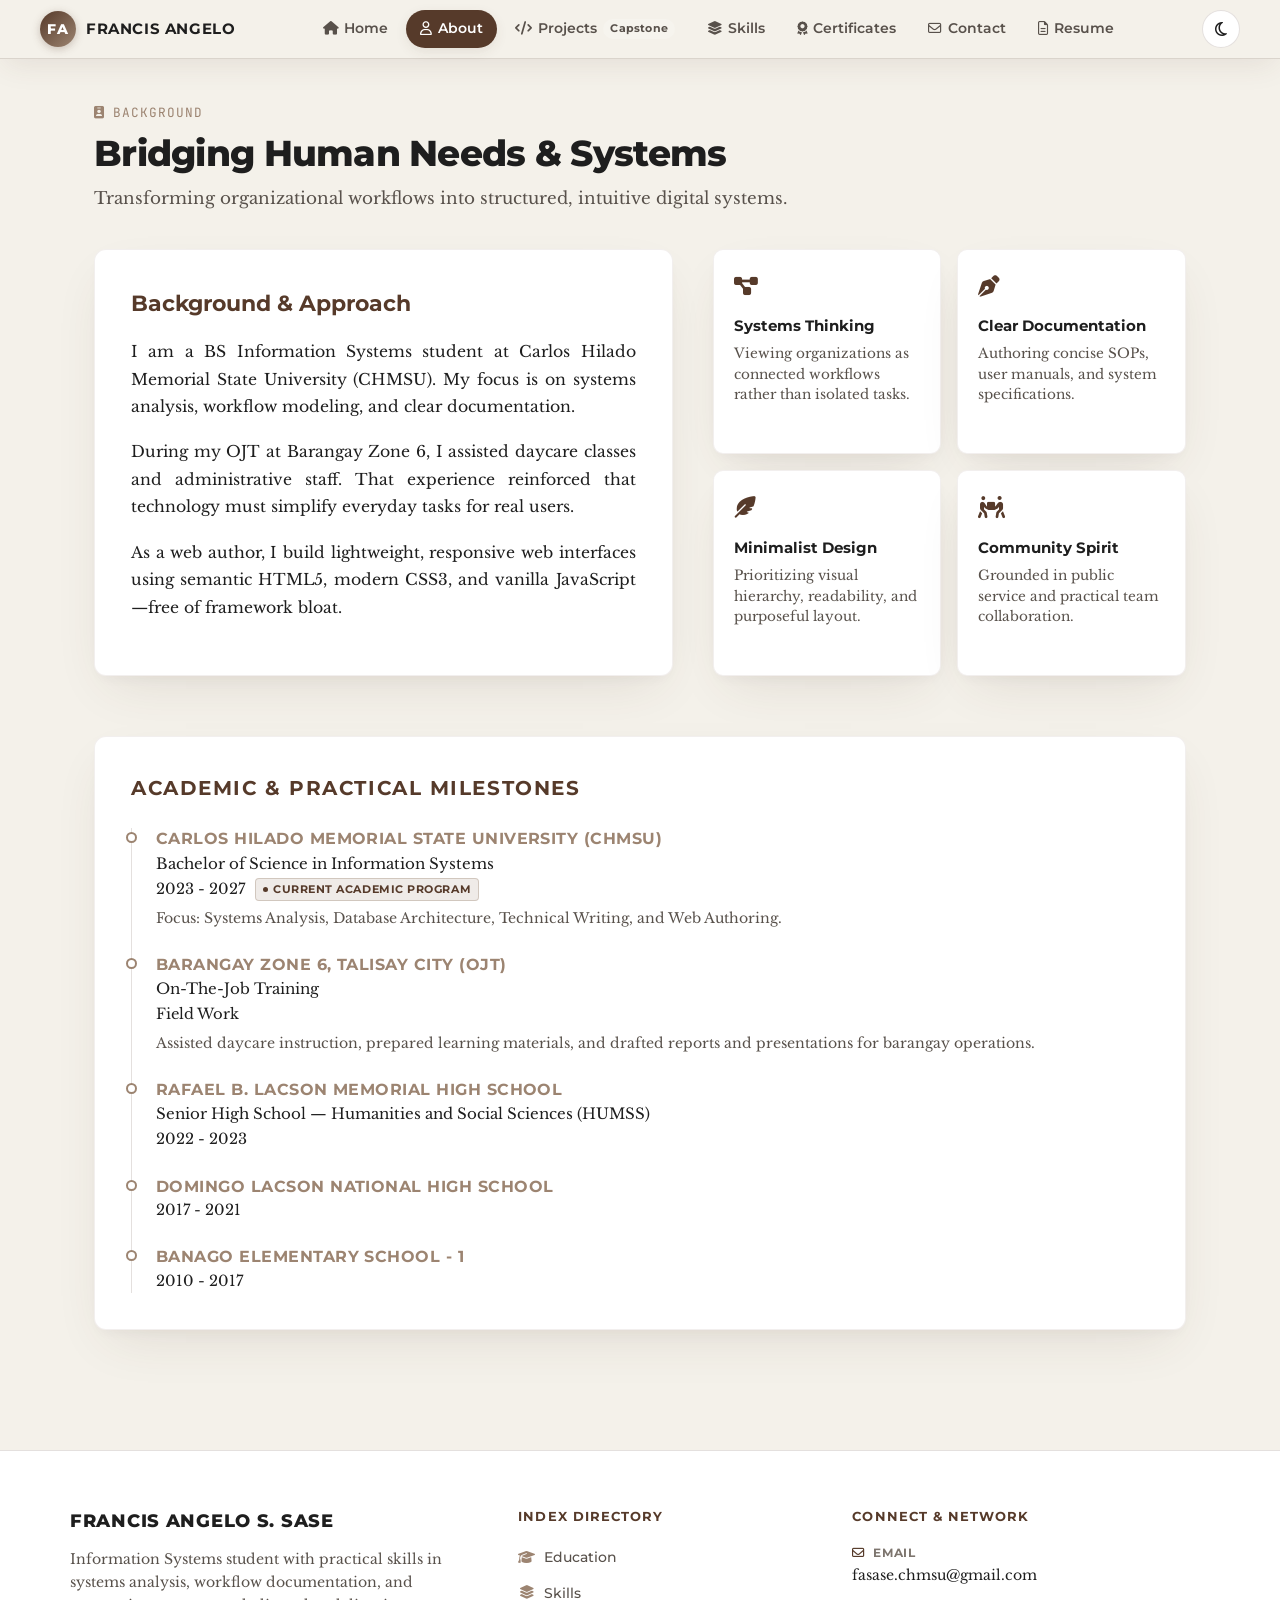
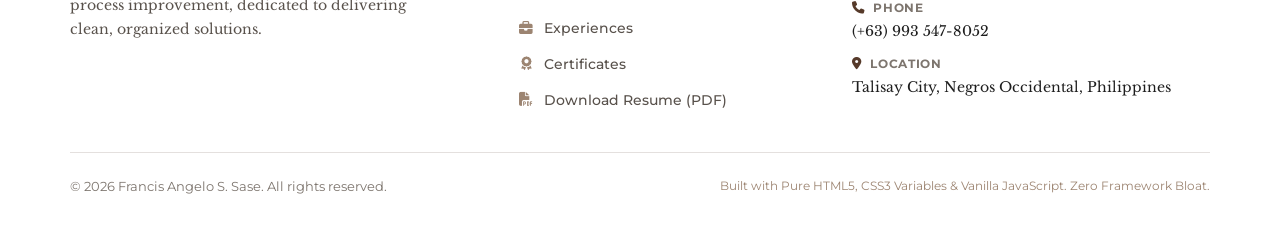
<file: about.html>
<!DOCTYPE html>
<html lang="en">
<head>
  <meta charset="UTF-8">
  <meta http-equiv="refresh" content="0; url=index.html#about">
  <title>About | Francis Angelo S. Sase</title>
  <script>window.location.replace('index.html#about');</script>
</head>
<body>
  <p>Redirecting to <a href="index.html#about">About Page</a>...</p>
</body>
</html>
</file>
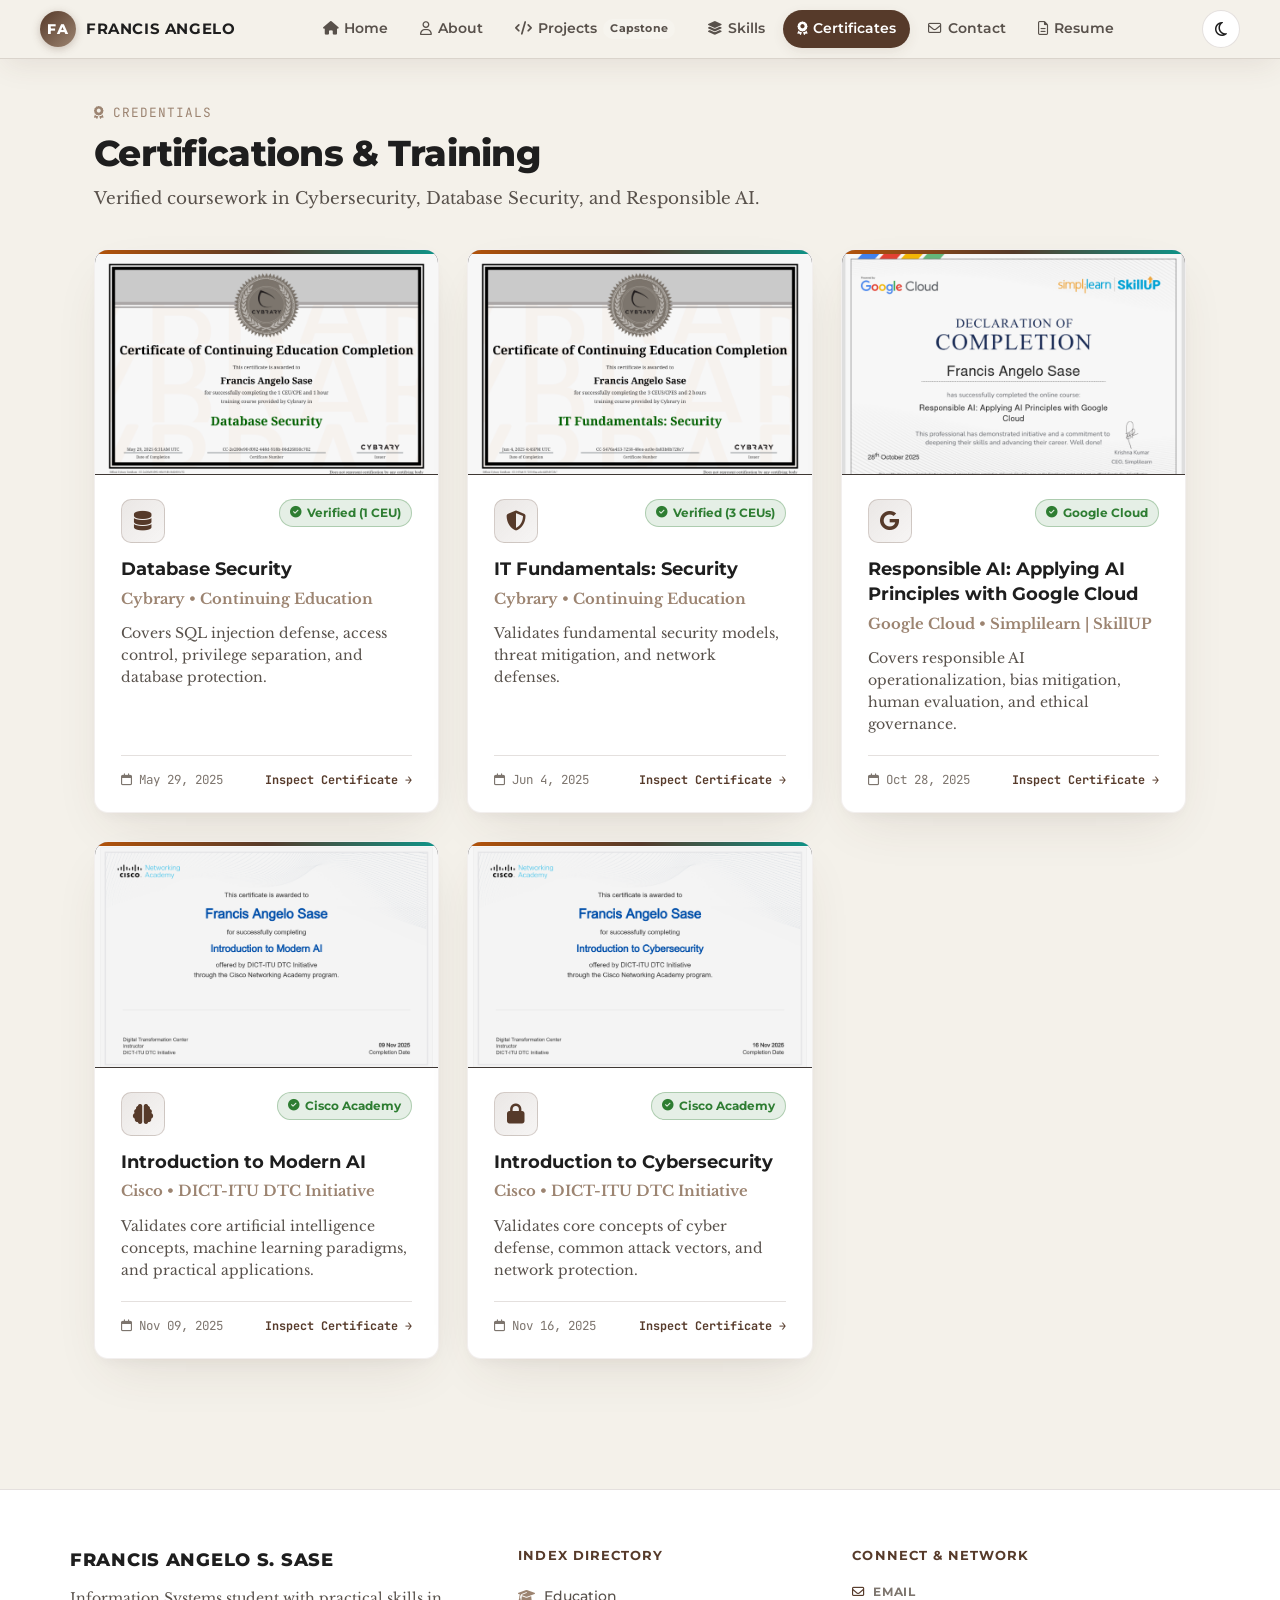
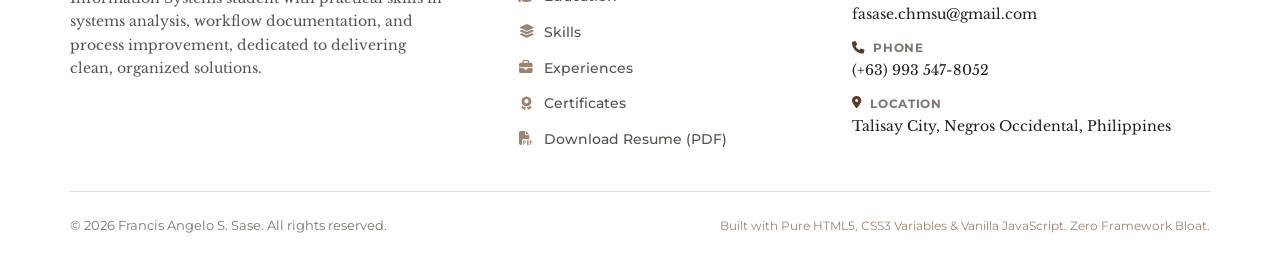
<file: certificates.html>
<!DOCTYPE html>
<html lang="en">
<head>
  <meta charset="UTF-8">
  <meta http-equiv="refresh" content="0; url=index.html#certificates">
  <title>Certificates | Francis Angelo S. Sase</title>
  <script>window.location.replace('index.html#certificates');</script>
</head>
<body>
  <p>Redirecting to <a href="index.html#certificates">Certificates Page</a>...</p>
</body>
</html>
</file>
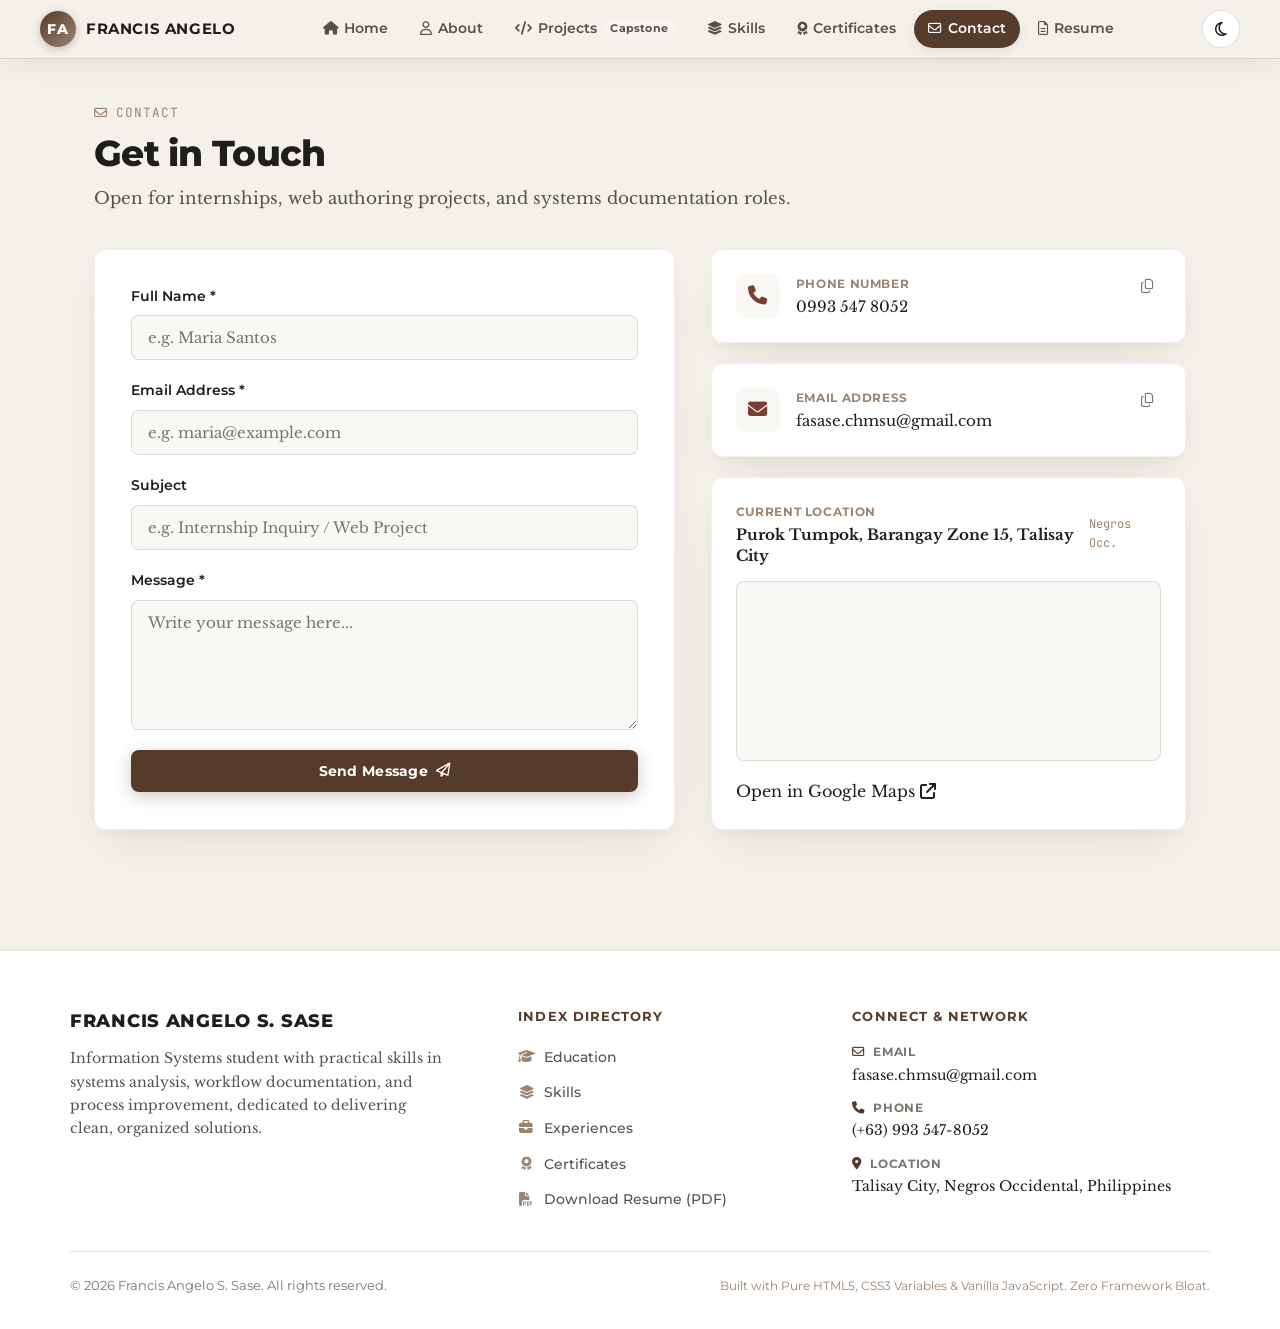
<file: contact.html>
<!DOCTYPE html>
<html lang="en">
<head>
  <meta charset="UTF-8">
  <meta http-equiv="refresh" content="0; url=index.html#contact">
  <title>Contact | Francis Angelo S. Sase</title>
  <script>window.location.replace('index.html#contact');</script>
</head>
<body>
  <p>Redirecting to <a href="index.html#contact">Contact Page</a>...</p>
</body>
</html>
</file>
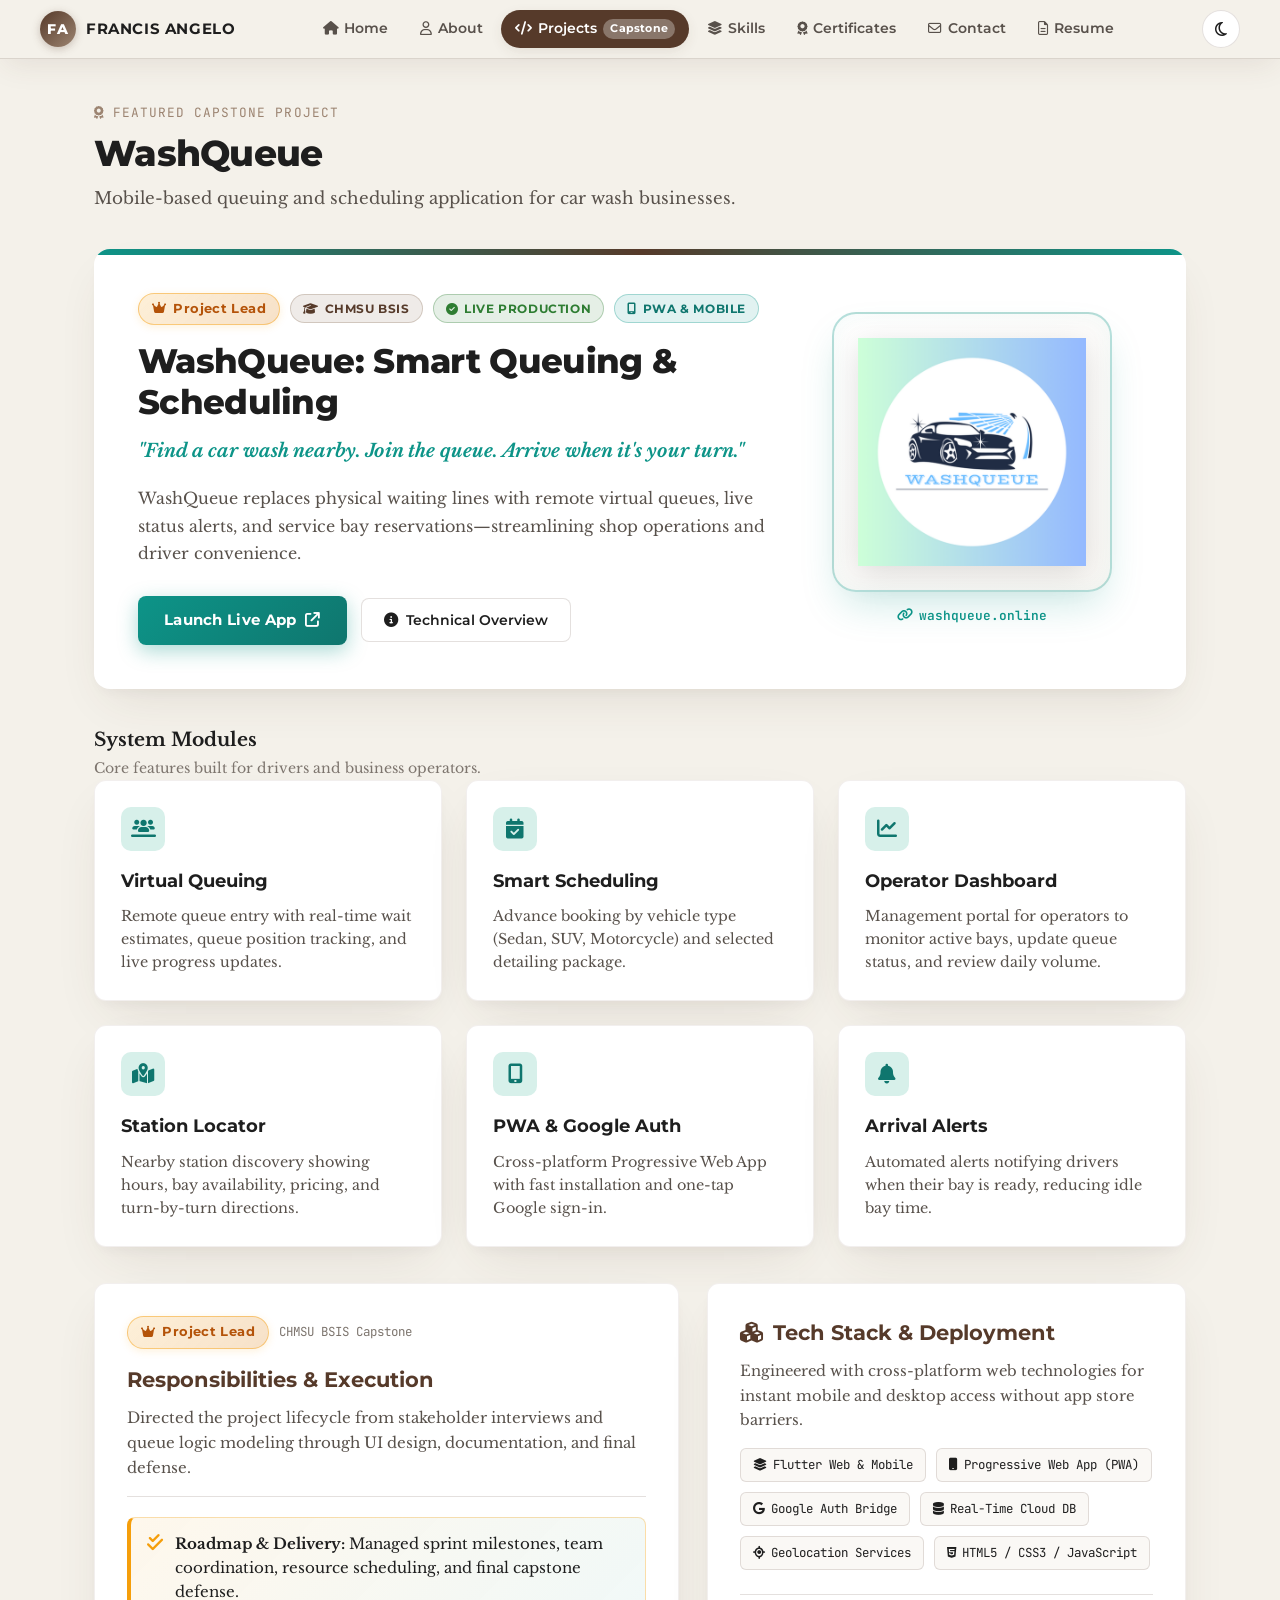
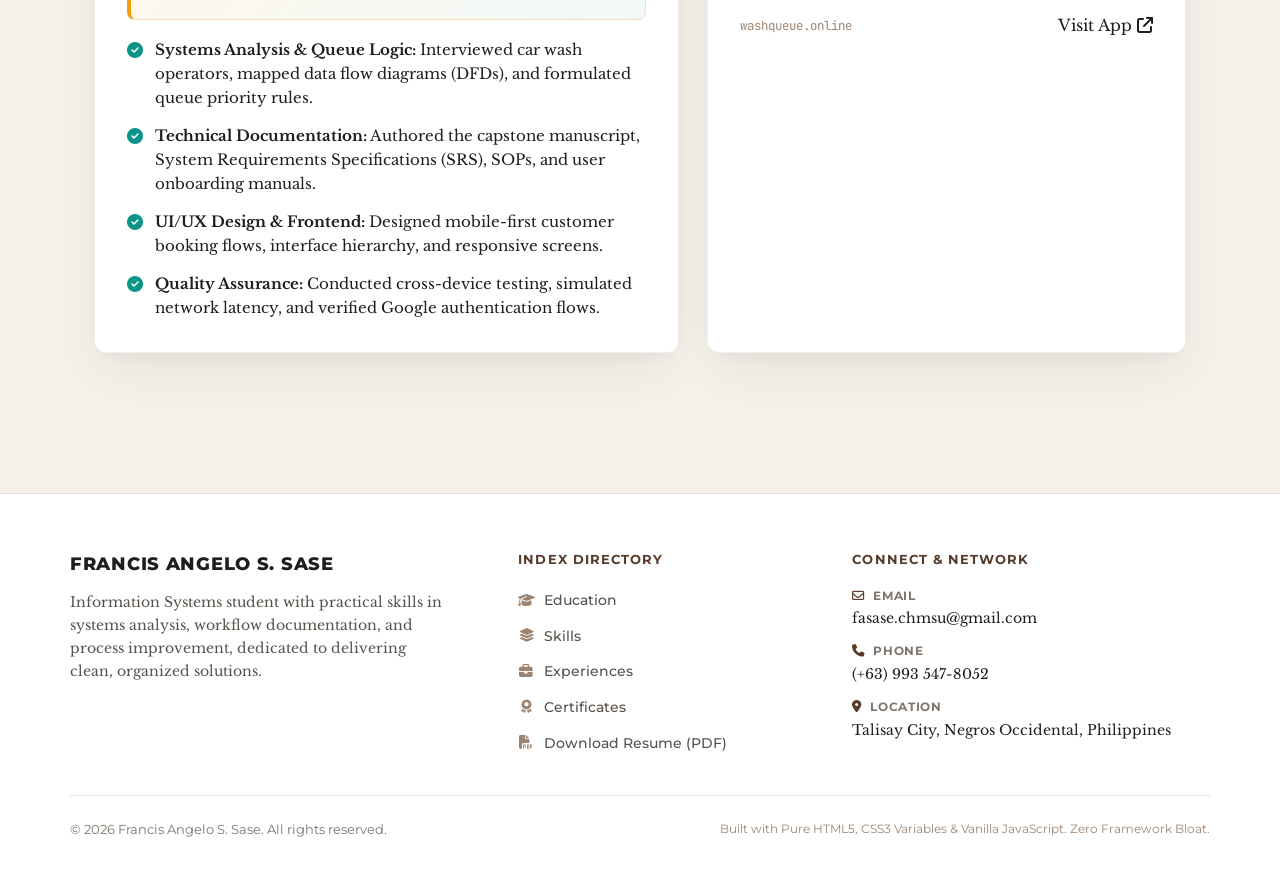
<file: projects.html>
<!DOCTYPE html>
<html lang="en">
<head>
  <meta charset="UTF-8">
  <meta http-equiv="refresh" content="0; url=index.html#projects">
  <title>Projects | Francis Angelo S. Sase</title>
  <script>window.location.replace('index.html#projects');</script>
</head>
<body>
  <p>Redirecting to <a href="index.html#projects">Projects Page</a>...</p>
</body>
</html>
</file>
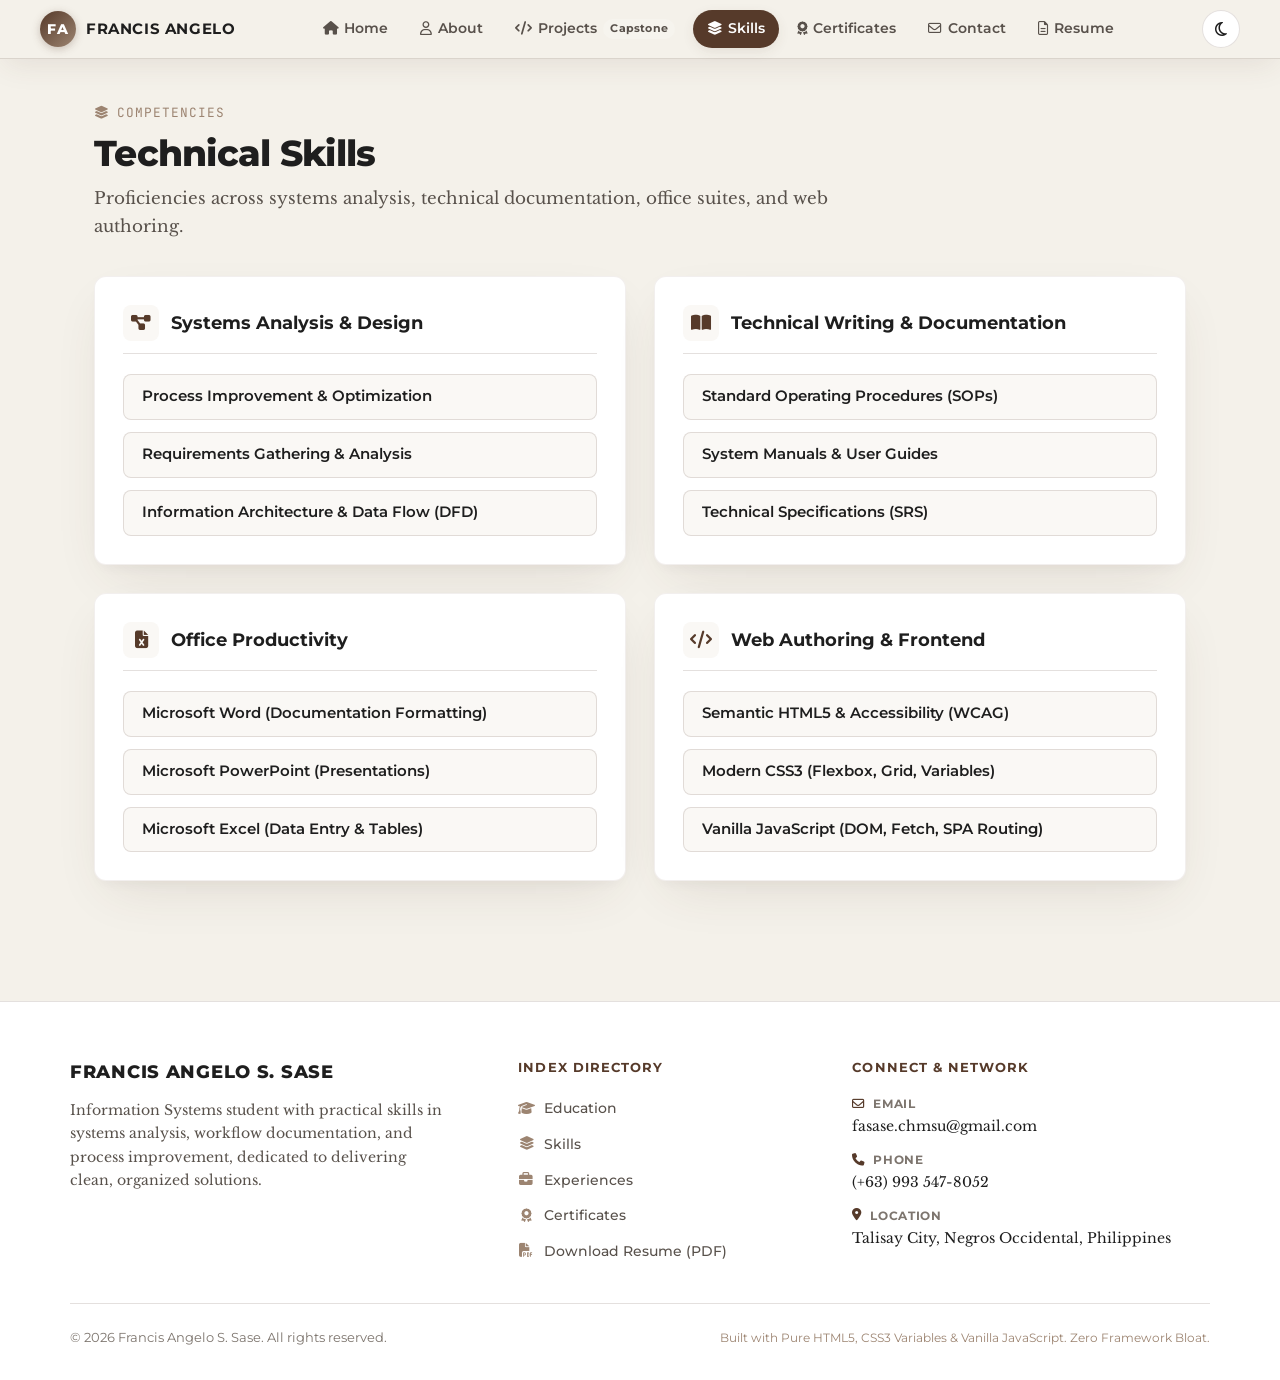
<file: skills.html>
<!DOCTYPE html>
<html lang="en">
<head>
  <meta charset="UTF-8">
  <meta http-equiv="refresh" content="0; url=index.html#skills">
  <title>Skills | Francis Angelo S. Sase</title>
  <script>window.location.replace('index.html#skills');</script>
</head>
<body>
  <p>Redirecting to <a href="index.html#skills">Skills Page</a>...</p>
</body>
</html>
</file>
<file: css/style.css>
/* ==========================================================================
   FRANCIS ANGELO S. SASE - INTERACTIVE MULTI-PAGE PORTFOLIO
   Design System, CSS Variables, Navigation, WashQueue Showcase & Print Styles
   ========================================================================== */

/* --------------------------------------------------------------------------
   1. Google Fonts & CSS Custom Properties (Theme Tokens)
   -------------------------------------------------------------------------- */
@import url('https://fonts.googleapis.com/css2?family=Libre+Baskerville:ital,wght@0,400;0,700;1,400&family=Montserrat:wght@400;500;600;700;800&family=JetBrains+Mono:wght@400;500&display=swap');

:root {
  /* Light Theme Color Palette */
  --primary-brown: #563a2a;         /* Deep Espresso Brown */
  --primary-brown-rgb: 86, 58, 42;
  --light-brown: #9c8471;           /* Warm Taupe */
  --light-brown-rgb: 156, 132, 113;
  --bg-body: #f4f1ea;               /* Soft Warm Off-White */
  --bg-card: #ffffff;               /* Pure White */
  --bg-subtle: #faf8f5;             /* Subtle Surface */
  --bg-hover: #f1ede6;              /* Interactive Hover Surface */
  --text-dark: #1e1e1e;             /* Primary Text */
  --text-secondary: #58514b;        /* Secondary Editorial Text */
  --text-muted: #7d756e;            /* Muted Meta Text */
  --divider: #9e9188;               /* Editorial Line Divider */
  --divider-subtle: rgba(158, 145, 136, 0.28);
  --icon-accent: #7a3e32;           /* Warm Terracotta Icon Accent */
  --icon-accent-rgb: 122, 62, 50;

  /* WashQueue Brand Tokens */
  --washqueue-teal: #0D9488;
  --washqueue-teal-rgb: 13, 148, 136;
  --washqueue-teal-dark: #0F766E;
  --washqueue-mint: #D7F0EA;
  --washqueue-navy: #0F172A;
  --washqueue-glow: rgba(13, 148, 136, 0.22);

  /* Elevation & Shadows */
  --card-shadow: 0 20px 50px -15px rgba(86, 58, 42, 0.12), 
                 0 6px 16px -4px rgba(86, 58, 42, 0.05);
  --card-shadow-hover: 0 28px 65px -15px rgba(86, 58, 42, 0.2), 
                       0 10px 24px -5px rgba(86, 58, 42, 0.08);
  --pill-shadow: 0 4px 14px -2px rgba(86, 58, 42, 0.12);
  --card-border: 1px solid rgba(86, 58, 42, 0.08);

  /* Badges & Overlays */
  --badge-bg: rgba(156, 132, 113, 0.16);
  --badge-text: #563a2a;
  --badge-border: rgba(156, 132, 113, 0.35);

  /* Toast Notification */
  --toast-bg: #2b211a;
  --toast-text: #f7f4ee;
  --toast-border: rgba(255, 255, 255, 0.12);

  /* Floating Navbar */
  --navbar-bg: rgba(244, 241, 234, 0.88);
  --navbar-border: rgba(158, 145, 136, 0.3);
  --navbar-shadow: 0 10px 30px -5px rgba(86, 58, 42, 0.1);

  /* Modal Backdrop */
  --modal-backdrop: rgba(30, 25, 22, 0.65);

  /* Typography Variables */
  --font-heading: 'Montserrat', -apple-system, BlinkMacSystemFont, 'Segoe UI', Roboto, sans-serif;
  --font-body: 'Libre Baskerville', Georgia, 'Times New Roman', serif;
  --font-mono: 'JetBrains Mono', monospace;

  /* Timing Curves */
  --ease-spring: cubic-bezier(0.16, 1, 0.3, 1);
  --ease-smooth: cubic-bezier(0.4, 0, 0.2, 1);
  --transition-theme: background-color 0.3s ease, color 0.3s ease, border-color 0.3s ease, box-shadow 0.3s ease;
}

/* --------------------------------------------------------------------------
   2. Dark Theme Palette [data-theme="dark"]
   -------------------------------------------------------------------------- */
[data-theme="dark"] {
  --primary-brown: #d8a47f;         /* Warm Caramel Espresso Accent */
  --primary-brown-rgb: 216, 164, 127;
  --light-brown: #c8b4a2;           /* Luminous Warm Taupe */
  --light-brown-rgb: 200, 180, 162;
  --bg-body: #14110f;               /* Deep Obsidian Brown Canvas */
  --bg-card: #1f1a17;               /* Luxurious Dark Cocoa Card */
  --bg-subtle: #29231f;             /* Subtle Dark Hover Surface */
  --bg-hover: #332b26;              /* Dark Interactive Hover */
  --text-dark: #f5f0ea;             /* Crisp Warm Cream */
  --text-secondary: #c2b7ad;        /* Soft Linen Secondary */
  --text-muted: #94887e;            /* Muted Moleskin */
  --divider: #52463e;               /* Deep Espresso Divider */
  --divider-subtle: rgba(255, 255, 255, 0.1);
  --icon-accent: #f29a84;           /* Warm Coral Accent */
  --icon-accent-rgb: 242, 154, 132;

  --washqueue-teal: #2dd4bf;
  --washqueue-teal-dark: #5eead4;
  --washqueue-mint: rgba(45, 212, 191, 0.18);
  --washqueue-glow: rgba(45, 212, 191, 0.35);

  --card-shadow: 0 25px 60px -15px rgba(0, 0, 0, 0.75), 
                 0 0 0 1px rgba(255, 255, 255, 0.07);
  --card-shadow-hover: 0 32px 75px -15px rgba(0, 0, 0, 0.85), 
                       0 0 0 1px rgba(216, 164, 127, 0.3);
  --pill-shadow: 0 6px 18px -3px rgba(0, 0, 0, 0.4);
  --card-border: 1px solid rgba(216, 164, 127, 0.15);

  --badge-bg: rgba(216, 164, 127, 0.18);
  --badge-text: #f5d6be;
  --badge-border: rgba(216, 164, 127, 0.35);

  --toast-bg: #f5f0ea;
  --toast-text: #1a1411;
  --toast-border: rgba(0, 0, 0, 0.1);

  --navbar-bg: rgba(20, 17, 15, 0.88);
  --navbar-border: rgba(255, 255, 255, 0.12);
  --navbar-shadow: 0 12px 35px -5px rgba(0, 0, 0, 0.6);

  --modal-backdrop: rgba(0, 0, 0, 0.8);
}

/* --------------------------------------------------------------------------
   3. Base Reset & Structure
   -------------------------------------------------------------------------- */
*, *::before, *::after {
  box-sizing: border-box;
  margin: 0;
  padding: 0;
}

html {
  font-size: 16px;
  scroll-behavior: smooth;
  color-scheme: light dark;
}

body {
  font-family: var(--font-body);
  background-color: var(--bg-body);
  color: var(--text-dark);
  line-height: 1.6;
  min-height: 100vh;
  display: flex;
  flex-direction: column;
  transition: var(--transition-theme);
  -webkit-font-smoothing: antialiased;
  -moz-osx-font-smoothing: grayscale;
  overflow-x: hidden;
}

::selection {
  background-color: var(--primary-brown);
  color: #ffffff;
}

a {
  color: inherit;
  text-decoration: none;
}

button {
  font-family: inherit;
  cursor: pointer;
  border: none;
  background: none;
}

/* --------------------------------------------------------------------------
   4. Interactive Navigation Bar (Sticky Glassmorphic Header)
   -------------------------------------------------------------------------- */
.site-header {
  position: sticky;
  top: 0;
  z-index: 1000;
  width: 100%;
  background: var(--navbar-bg);
  backdrop-filter: blur(16px);
  -webkit-backdrop-filter: blur(16px);
  border-bottom: 1px solid var(--navbar-border);
  box-shadow: var(--navbar-shadow);
  transition: var(--transition-theme);
}

.nav-container {
  max-width: 1240px;
  margin: 0 auto;
  padding: 10px 20px;
  display: flex;
  align-items: center;
  justify-content: space-between;
  gap: 16px;
}

/* Brand Logo / Profile Picture */
.nav-brand {
  display: flex;
  align-items: center;
  gap: 10px;
  font-family: var(--font-heading);
  cursor: pointer;
  white-space: nowrap;
  flex-shrink: 0;
  text-decoration: none;
}

.brand-logo-badge {
  width: 36px;
  height: 36px;
  border-radius: 50%;
  background: linear-gradient(135deg, var(--primary-brown), var(--light-brown));
  color: #ffffff;
  display: flex;
  align-items: center;
  justify-content: center;
  font-family: var(--font-heading);
  font-size: 0.88rem;
  font-weight: 800;
  letter-spacing: 0.04em;
  flex-shrink: 0;
  box-shadow: 0 2px 8px rgba(var(--primary-brown-rgb), 0.28);
  transition: transform 0.25s var(--ease-spring), box-shadow 0.25s ease;
  user-select: none;
}

[data-theme="dark"] .brand-logo-badge {
  background: linear-gradient(135deg, #d8a47f, #8b5a3c);
  color: #1e1713;
  box-shadow: 0 2px 10px rgba(0, 0, 0, 0.4);
}

.nav-brand:hover .brand-logo-badge {
  transform: scale(1.08);
}

.brand-avatar-wrap {
  width: 38px;
  height: 38px;
  border-radius: 50%;
  border: 2px solid var(--primary-brown);
  overflow: hidden;
  display: flex;
  align-items: center;
  justify-content: center;
  flex-shrink: 0;
  box-shadow: 0 2px 8px rgba(var(--primary-brown-rgb), 0.25);
  transition: transform 0.25s var(--ease-spring), border-color 0.25s ease;
  background-color: var(--bg-card);
}

[data-theme="dark"] .brand-avatar-wrap {
  border-color: #d8a47f;
  box-shadow: 0 2px 10px rgba(0, 0, 0, 0.4);
}

.nav-brand:hover .brand-avatar-wrap {
  transform: scale(1.08);
  border-color: var(--light-brown);
}

.brand-avatar-img {
  width: 100%;
  height: 100%;
  object-fit: cover;
  object-position: 63% 26%;
  display: block;
}

.brand-text {
  display: inline-flex;
  align-items: center;
  gap: 8px;
  white-space: nowrap;
}

.brand-name {
  font-size: 0.95rem;
  font-weight: 700;
  letter-spacing: 0.04em;
  color: var(--text-dark);
  text-transform: uppercase;
  white-space: nowrap;
  line-height: 1;
}

.brand-sep {
  color: var(--divider);
  font-size: 0.75rem;
  opacity: 0.7;
}

.brand-sub {
  font-size: 0.75rem;
  font-family: var(--font-mono);
  color: var(--light-brown);
  letter-spacing: 0.02em;
  white-space: nowrap;
  line-height: 1;
}

/* Nav Menu Links */
.nav-menu {
  display: flex;
  align-items: center;
  gap: 4px;
  list-style: none;
}

.nav-link {
  font-family: var(--font-heading);
  font-size: 0.85rem;
  font-weight: 600;
  color: var(--text-secondary);
  padding: 8px 14px;
  border-radius: 9999px;
  display: inline-flex;
  align-items: center;
  gap: 6px;
  transition: all 0.2s var(--ease-spring);
  position: relative;
}

.nav-link:hover {
  color: var(--primary-brown);
  background-color: var(--bg-subtle);
  transform: translateY(-1px);
}

.nav-link.active {
  color: #ffffff;
  background-color: var(--primary-brown);
  box-shadow: var(--pill-shadow);
}

.nav-link-badge {
  font-size: 0.68rem;
  background: rgba(255, 255, 255, 0.22);
  padding: 1px 7px;
  border-radius: 9999px;
  font-weight: 700;
  letter-spacing: 0.02em;
}

.nav-link.active .nav-link-badge {
  background: rgba(255, 255, 255, 0.3);
}

/* Nav Right Actions */
.nav-actions {
  display: flex;
  align-items: center;
  gap: 10px;
}

.action-btn {
  background: var(--bg-card);
  border: 1px solid var(--divider-subtle);
  color: var(--text-dark);
  font-family: var(--font-heading);
  font-size: 0.82rem;
  font-weight: 600;
  padding: 7px 14px;
  border-radius: 9999px;
  display: inline-flex;
  align-items: center;
  gap: 7px;
  cursor: pointer;
  transition: all 0.2s var(--ease-spring);
}

.action-btn:hover {
  background-color: var(--bg-subtle);
  color: var(--primary-brown);
  border-color: var(--primary-brown);
  transform: translateY(-1px);
}

.action-btn:focus-visible {
  outline: 2px solid var(--primary-brown);
  outline-offset: 2px;
}

.action-btn.theme-btn-icon-only {
  width: 38px;
  height: 38px;
  min-width: 38px;
  padding: 0;
  border-radius: 50%;
  display: inline-flex;
  align-items: center;
  justify-content: center;
  font-size: 1rem;
}

/* Mobile Hamburger Toggle */
.mobile-nav-toggle {
  display: none;
  font-size: 1.25rem;
  color: var(--text-dark);
  padding: 8px;
  border-radius: 6px;
  cursor: pointer;
}

/* Mobile Drawer */
.mobile-drawer {
  display: none;
  flex-direction: column;
  background: var(--bg-card);
  border-bottom: 1px solid var(--divider-subtle);
  padding: 16px 24px;
  gap: 8px;
  animation: slide-down 0.25s var(--ease-spring);
}

.mobile-drawer.open {
  display: flex;
}

.mobile-nav-link {
  font-family: var(--font-heading);
  font-size: 0.95rem;
  font-weight: 600;
  color: var(--text-dark);
  padding: 10px 14px;
  border-radius: 8px;
  display: flex;
  align-items: center;
  justify-content: space-between;
  transition: background 0.2s ease;
}

.mobile-nav-link:hover,
.mobile-nav-link.active {
  background-color: var(--bg-subtle);
  color: var(--primary-brown);
}

@keyframes slide-down {
  from { opacity: 0; transform: translateY(-8px); }
  to { opacity: 1; transform: translateY(0); }
}

/* --------------------------------------------------------------------------
   5. Page View Router Architecture (SPA Container)
   -------------------------------------------------------------------------- */
.main-content {
  flex-grow: 1;
  max-width: 1140px;
  width: 100%;
  margin: 0 auto;
  padding: 40px 24px 80px 24px;
}

.page-view {
  display: none;
  opacity: 0;
  transform: translateY(16px);
  transition: opacity 0.4s var(--ease-spring), transform 0.4s var(--ease-spring);
}

.page-view.active {
  display: block;
  opacity: 1;
  transform: translateY(0);
  animation: view-fade-in 0.45s var(--ease-spring) forwards;
}

@keyframes view-fade-in {
  from {
    opacity: 0;
    transform: translateY(14px);
  }
  to {
    opacity: 1;
    transform: translateY(0);
  }
}

/* Page Section Common Headings */
.page-header {
  margin-bottom: 36px;
  text-align: left;
}

.page-eyebrow {
  display: inline-flex;
  align-items: center;
  gap: 8px;
  font-family: var(--font-mono);
  font-size: 0.8rem;
  text-transform: uppercase;
  color: var(--light-brown);
  letter-spacing: 0.08em;
  margin-bottom: 8px;
}

.page-title {
  font-family: var(--font-heading);
  font-size: 2.25rem;
  font-weight: 800;
  letter-spacing: -0.02em;
  color: var(--text-dark);
  line-height: 1.2;
  margin-bottom: 10px;
}

.page-description {
  font-family: var(--font-body);
  font-size: 1.05rem;
  color: var(--text-secondary);
  max-width: 740px;
  line-height: 1.65;
}

/* --------------------------------------------------------------------------
   6. PAGE 1: HOME (Hero, Bento Highlights & Teasers)
   -------------------------------------------------------------------------- */
.hero-section {
  display: grid;
  grid-template-columns: 1.15fr 0.85fr;
  align-items: center;
  gap: 48px;
  margin-bottom: 64px;
  padding: 32px 0;
}

.hero-status-pill {
  display: inline-flex;
  align-items: center;
  gap: 9px;
  background-color: var(--badge-bg);
  border: 1px solid var(--badge-border);
  color: var(--badge-text);
  padding: 6px 14px;
  border-radius: 9999px;
  font-family: var(--font-heading);
  font-size: 0.78rem;
  font-weight: 600;
  letter-spacing: 0.03em;
  margin-bottom: 20px;
}

.status-pulse-dot {
  width: 8px;
  height: 8px;
  background-color: #2e7d32;
  border-radius: 50%;
  box-shadow: 0 0 0 3px rgba(46, 125, 50, 0.2);
  animation: pulse-dot 2.5s infinite;
}

@keyframes pulse-dot {
  0%, 100% {
    transform: scale(1);
    opacity: 1;
  }
  50% {
    transform: scale(1.15);
    opacity: 0.75;
  }
}

.hero-headline {
  font-family: var(--font-heading);
  font-size: 2.85rem;
  font-weight: 800;
  line-height: 1.15;
  letter-spacing: -0.03em;
  color: var(--text-dark);
  margin-bottom: 16px;
}

.hero-headline span.highlight {
  color: var(--primary-brown);
  position: relative;
  display: inline-block;
}

.hero-typewriter-container {
  min-height: 2.2rem;
  font-family: var(--font-body);
  font-style: italic;
  font-size: 1.35rem;
  color: var(--text-secondary);
  margin-bottom: 22px;
  display: flex;
  align-items: center;
}

.hero-bio-pitch {
  font-family: var(--font-body);
  font-size: 1.05rem;
  line-height: 1.7;
  color: var(--text-secondary);
  margin-bottom: 32px;
  max-width: 580px;
}

.hero-cta-group {
  display: flex;
  flex-wrap: wrap;
  align-items: center;
  gap: 14px;
}

.btn-primary {
  background-color: var(--primary-brown);
  color: #ffffff;
  font-family: var(--font-heading);
  font-size: 0.9rem;
  font-weight: 700;
  letter-spacing: 0.02em;
  padding: 12px 24px;
  border-radius: 8px;
  display: inline-flex;
  align-items: center;
  gap: 8px;
  transition: all 0.25s var(--ease-spring);
  box-shadow: 0 4px 16px rgba(var(--primary-brown-rgb), 0.28);
}

.btn-primary:hover {
  transform: translateY(-2px);
  box-shadow: 0 8px 24px rgba(var(--primary-brown-rgb), 0.38);
}

.btn-secondary {
  background-color: var(--bg-card);
  color: var(--text-dark);
  border: 1px solid var(--divider-subtle);
  font-family: var(--font-heading);
  font-size: 0.9rem;
  font-weight: 600;
  padding: 12px 22px;
  border-radius: 8px;
  display: inline-flex;
  align-items: center;
  gap: 8px;
  transition: all 0.25s var(--ease-spring);
}

.btn-secondary:hover {
  background-color: var(--bg-subtle);
  border-color: var(--primary-brown);
  color: var(--primary-brown);
  transform: translateY(-2px);
}

/* Hero Portrait Frame */
.hero-visual {
  display: flex;
  justify-content: center;
  position: relative;
}

.hero-avatar-wrapper {
  position: relative;
  width: 290px;
  height: 290px;
  border-radius: 50%;
  padding: 10px;
  background: linear-gradient(145deg, var(--primary-brown), var(--light-brown));
  box-shadow: var(--card-shadow);
  transition: transform 0.35s var(--ease-spring);
}

.hero-avatar-wrapper:hover {
  transform: scale(1.03) rotate(1deg);
}

.hero-avatar-img {
  width: 100%;
  height: 100%;
  border-radius: 50%;
  object-fit: cover;
  object-position: 62% 28%;
  border: 4px solid var(--bg-card);
  background-color: var(--bg-card);
  display: block;
}

.hero-avatar-badge {
  position: absolute;
  bottom: 8px;
  right: 12px;
  background: var(--bg-card);
  border: 1px solid var(--divider-subtle);
  border-radius: 9999px;
  padding: 6px 14px;
  display: flex;
  align-items: center;
  gap: 7px;
  font-family: var(--font-heading);
  font-size: 0.78rem;
  font-weight: 700;
  box-shadow: 0 6px 16px rgba(0, 0, 0, 0.12);
  color: var(--primary-brown);
}

/* Bento Overview Cards */
.bento-grid {
  display: grid;
  grid-template-columns: repeat(4, 1fr);
  gap: 20px;
  margin-bottom: 64px;
}

.bento-card {
  background-color: var(--bg-card);
  border: var(--card-border);
  border-radius: 12px;
  padding: 24px;
  box-shadow: var(--card-shadow);
  transition: transform 0.25s var(--ease-spring), box-shadow 0.25s ease, border-color 0.25s ease;
  position: relative;
  overflow: hidden;
}

.bento-card:hover {
  transform: translateY(-4px);
  box-shadow: var(--card-shadow-hover);
  border-color: rgba(var(--primary-brown-rgb), 0.35);
}

.bento-icon-wrapper {
  width: 44px;
  height: 44px;
  border-radius: 10px;
  background-color: var(--bg-subtle);
  color: var(--primary-brown);
  display: flex;
  align-items: center;
  justify-content: center;
  font-size: 1.25rem;
  margin-bottom: 16px;
  transition: transform 0.2s var(--ease-spring);
}

.bento-card:hover .bento-icon-wrapper {
  transform: scale(1.1);
  background-color: var(--primary-brown);
  color: #ffffff;
}

.bento-number {
  font-family: var(--font-heading);
  font-size: 1.75rem;
  font-weight: 800;
  color: var(--text-dark);
  line-height: 1.1;
  margin-bottom: 4px;
}

.bento-label {
  font-family: var(--font-heading);
  font-size: 0.82rem;
  font-weight: 700;
  text-transform: uppercase;
  letter-spacing: 0.05em;
  color: var(--light-brown);
  margin-bottom: 8px;
}

.bento-desc {
  font-family: var(--font-body);
  font-size: 0.88rem;
  color: var(--text-secondary);
  line-height: 1.5;
}

/* --------------------------------------------------------------------------
   7. PAGE 3: WASHQUEUE CAPSTONE PROJECT SHOWCASE STYLING
   -------------------------------------------------------------------------- */
.capstone-showcase-container {
  display: flex;
  flex-direction: column;
  gap: 36px;
  margin-bottom: 60px;
}

/* Flagship Showcase Card */
.capstone-hero-card {
  background-color: var(--bg-card);
  border: 1px solid var(--card-border);
  border-radius: 16px;
  box-shadow: var(--card-shadow);
  overflow: hidden;
  position: relative;
  display: grid;
  grid-template-columns: 1fr 340px;
  gap: 36px;
  padding: 44px;
  transition: var(--transition-theme), transform 0.3s var(--ease-spring), box-shadow 0.3s ease;
}

.capstone-hero-card::before {
  content: '';
  position: absolute;
  top: 0;
  left: 0;
  right: 0;
  height: 6px;
  background: linear-gradient(90deg, #0D9488, #563a2a, #0D9488);
}

.capstone-hero-card:hover {
  box-shadow: 0 30px 75px -15px var(--washqueue-glow), var(--card-shadow);
}

/* Capstone Details Column */
.capstone-details {
  display: flex;
  flex-direction: column;
  justify-content: center;
}

.capstone-badge-row {
  display: flex;
  align-items: center;
  gap: 10px;
  flex-wrap: wrap;
  margin-bottom: 16px;
}

.capstone-tag {
  display: inline-flex;
  align-items: center;
  gap: 6px;
  padding: 4px 12px;
  border-radius: 9999px;
  font-family: var(--font-heading);
  font-size: 0.75rem;
  font-weight: 700;
  text-transform: uppercase;
  letter-spacing: 0.05em;
}

.capstone-tag.primary {
  background-color: var(--washqueue-mint);
  color: var(--washqueue-teal-dark);
  border: 1px solid rgba(13, 148, 136, 0.4);
}

.capstone-tag.chmsu {
  background-color: var(--badge-bg);
  color: var(--primary-brown);
  border: 1px solid var(--badge-border);
}

.capstone-title {
  font-family: var(--font-heading);
  font-size: 2.15rem;
  font-weight: 800;
  line-height: 1.2;
  letter-spacing: -0.02em;
  color: var(--text-dark);
  margin-bottom: 12px;
}

.capstone-subtitle {
  font-family: var(--font-body);
  font-style: italic;
  font-size: 1.15rem;
  color: var(--washqueue-teal);
  margin-bottom: 20px;
  font-weight: 700;
}

[data-theme="dark"] .capstone-subtitle {
  color: #2dd4bf;
}

.capstone-pitch {
  font-family: var(--font-body);
  font-size: 1rem;
  line-height: 1.72;
  color: var(--text-secondary);
  margin-bottom: 28px;
}

.capstone-actions {
  display: flex;
  flex-wrap: wrap;
  align-items: center;
  gap: 14px;
}

.btn-washqueue-live {
  background: linear-gradient(135deg, #0D9488, #0F766E);
  color: #ffffff;
  font-family: var(--font-heading);
  font-size: 0.92rem;
  font-weight: 700;
  letter-spacing: 0.02em;
  padding: 13px 26px;
  border-radius: 8px;
  display: inline-flex;
  align-items: center;
  gap: 9px;
  transition: all 0.25s var(--ease-spring);
  box-shadow: 0 6px 20px rgba(13, 148, 136, 0.35);
  text-decoration: none;
}

.btn-washqueue-live:hover {
  transform: translateY(-2px);
  box-shadow: 0 10px 28px rgba(13, 148, 136, 0.48);
  color: #ffffff;
}

/* WashQueue Visual Showcase Box */
.capstone-visual {
  display: flex;
  flex-direction: column;
  align-items: center;
  justify-content: center;
  position: relative;
}

.washqueue-brand-frame {
  width: 100%;
  max-width: 280px;
  aspect-ratio: 1;
  border-radius: 24px;
  background: linear-gradient(145deg, var(--bg-card), var(--bg-subtle));
  border: 2px solid rgba(13, 148, 136, 0.3);
  box-shadow: 0 20px 40px -10px var(--washqueue-glow), inset 0 0 20px rgba(13, 148, 136, 0.05);
  padding: 24px;
  display: flex;
  flex-direction: column;
  align-items: center;
  justify-content: center;
  position: relative;
  transition: transform 0.3s var(--ease-spring);
}

.washqueue-brand-frame:hover {
  transform: scale(1.04);
}

.washqueue-logo-img {
  width: 100%;
  height: 100%;
  object-fit: contain;
  filter: drop-shadow(0 8px 16px rgba(0, 0, 0, 0.12));
}

.washqueue-url-pill {
  margin-top: 14px;
  font-family: var(--font-mono);
  font-size: 0.8rem;
  color: var(--washqueue-teal);
  font-weight: 600;
  display: flex;
  align-items: center;
  gap: 6px;
}

/* Capstone Deep-Dive Bento Sections */
.capstone-modules-grid {
  display: grid;
  grid-template-columns: repeat(3, 1fr);
  gap: 24px;
}

.module-card {
  background-color: var(--bg-card);
  border: var(--card-border);
  border-radius: 12px;
  padding: 26px;
  box-shadow: var(--card-shadow);
  transition: transform 0.25s var(--ease-spring), border-color 0.25s ease;
  display: flex;
  flex-direction: column;
}

.module-card:hover {
  transform: translateY(-4px);
  border-color: rgba(13, 148, 136, 0.4);
}

.module-icon-wrap {
  width: 44px;
  height: 44px;
  border-radius: 10px;
  background-color: var(--washqueue-mint);
  color: var(--washqueue-teal-dark);
  display: flex;
  align-items: center;
  justify-content: center;
  font-size: 1.25rem;
  margin-bottom: 16px;
}

.module-title {
  font-family: var(--font-heading);
  font-size: 1.12rem;
  font-weight: 700;
  color: var(--text-dark);
  margin-bottom: 10px;
}

.module-desc {
  font-family: var(--font-body);
  font-size: 0.9rem;
  color: var(--text-secondary);
  line-height: 1.6;
}

/* Capstone Methodology & Contribution Bento */
.capstone-contributions-grid {
  display: grid;
  grid-template-columns: 1.1fr 0.9fr;
  gap: 28px;
}

.contribution-card {
  background-color: var(--bg-card);
  border: var(--card-border);
  border-radius: 12px;
  padding: 32px;
  box-shadow: var(--card-shadow);
  position: relative;
}

.leader-badge-strip {
  display: flex;
  align-items: center;
  gap: 10px;
  flex-wrap: wrap;
  margin-bottom: 14px;
}

.role-pill-gold {
  display: inline-flex;
  align-items: center;
  gap: 7px;
  background: linear-gradient(135deg, rgba(245, 158, 11, 0.16), rgba(217, 119, 6, 0.22));
  color: #b45309;
  border: 1px solid rgba(245, 158, 11, 0.45);
  padding: 5px 13px;
  border-radius: 9999px;
  font-family: var(--font-heading);
  font-size: 0.8rem;
  font-weight: 700;
  letter-spacing: 0.03em;
  box-shadow: 0 2px 8px rgba(245, 158, 11, 0.15);
  transition: transform 0.2s var(--ease-spring), box-shadow 0.2s ease;
}

.role-pill-gold:hover {
  transform: translateY(-1px);
  box-shadow: 0 4px 12px rgba(245, 158, 11, 0.28);
}

[data-theme="dark"] .role-pill-gold {
  background: linear-gradient(135deg, rgba(245, 158, 11, 0.22), rgba(217, 119, 6, 0.35));
  color: #fbbf24;
  border-color: rgba(251, 191, 36, 0.5);
  box-shadow: 0 4px 14px rgba(245, 158, 11, 0.25);
}

.role-pill-subtle {
  font-family: var(--font-mono);
  font-size: 0.78rem;
  color: var(--text-muted);
  display: inline-flex;
  align-items: center;
}

.leader-statement {
  font-family: var(--font-body);
  font-size: 0.94rem;
  line-height: 1.65;
  color: var(--text-secondary);
  margin-bottom: 20px;
  padding-bottom: 16px;
  border-bottom: 1px solid var(--divider-subtle);
}

.contribution-header {
  font-family: var(--font-heading);
  font-size: 1.3rem;
  font-weight: 700;
  color: var(--primary-brown);
  margin-bottom: 10px;
  display: flex;
  align-items: center;
  gap: 10px;
}

.contribution-list {
  list-style: none;
  display: flex;
  flex-direction: column;
  gap: 14px;
}

.contribution-item {
  display: flex;
  align-items: flex-start;
  gap: 12px;
  font-family: var(--font-body);
  font-size: 0.94rem;
  line-height: 1.6;
  color: var(--text-dark);
}

.contribution-item i {
  color: var(--washqueue-teal);
  font-size: 1rem;
  margin-top: 4px;
  flex-shrink: 0;
}

.contribution-item.highlight-leader {
  background: linear-gradient(135deg, rgba(245, 158, 11, 0.08), rgba(13, 148, 136, 0.06));
  border: 1px solid rgba(245, 158, 11, 0.3);
  border-left: 4px solid #f59e0b;
  border-radius: 8px;
  padding: 14px 16px;
  margin-bottom: 4px;
}

[data-theme="dark"] .contribution-item.highlight-leader {
  background: linear-gradient(135deg, rgba(245, 158, 11, 0.16), rgba(13, 148, 136, 0.1));
  border-color: rgba(251, 191, 36, 0.38);
  border-left-color: #fbbf24;
}

.contribution-item.highlight-leader i {
  color: #f59e0b;
  font-size: 1.15rem;
  margin-top: 2px;
}

.tech-badges-wrap {
  display: flex;
  flex-wrap: wrap;
  gap: 10px;
  margin-top: 14px;
}

.tech-badge-chip {
  font-family: var(--font-mono);
  font-size: 0.78rem;
  background-color: var(--bg-subtle);
  border: 1px solid var(--divider-subtle);
  color: var(--text-dark);
  padding: 6px 12px;
  border-radius: 6px;
  display: inline-flex;
  align-items: center;
  gap: 6px;
}

/* --------------------------------------------------------------------------
   8. PAGE 2: ABOUT
   -------------------------------------------------------------------------- */
.about-grid {
  display: grid;
  grid-template-columns: 1.1fr 0.9fr;
  gap: 40px;
  margin-bottom: 60px;
}

.about-narrative {
  background-color: var(--bg-card);
  border: var(--card-border);
  border-radius: 12px;
  padding: 36px;
  box-shadow: var(--card-shadow);
}

.narrative-title {
  font-family: var(--font-heading);
  font-size: 1.35rem;
  font-weight: 700;
  color: var(--primary-brown);
  margin-bottom: 18px;
}

.narrative-paragraph {
  font-family: var(--font-body);
  font-size: 0.98rem;
  line-height: 1.75;
  color: var(--text-dark);
  margin-bottom: 18px;
  text-align: justify;
}

/* 4 Core Pillars */
.pillars-grid {
  display: grid;
  grid-template-columns: 1fr 1fr;
  gap: 16px;
}

.pillar-card {
  background-color: var(--bg-card);
  border: var(--card-border);
  border-radius: 10px;
  padding: 20px;
  box-shadow: var(--card-shadow);
  transition: transform 0.2s var(--ease-spring);
}

.pillar-card:hover {
  transform: translateY(-3px);
  border-color: rgba(var(--primary-brown-rgb), 0.3);
}

.pillar-icon {
  font-size: 1.35rem;
  color: var(--primary-brown);
  margin-bottom: 10px;
}

.pillar-title {
  font-family: var(--font-heading);
  font-size: 0.95rem;
  font-weight: 700;
  margin-bottom: 6px;
  color: var(--text-dark);
}

.pillar-desc {
  font-family: var(--font-body);
  font-size: 0.85rem;
  color: var(--text-secondary);
  line-height: 1.5;
}

.about-timeline-section {
  background-color: var(--bg-card);
  border: var(--card-border);
  border-radius: 12px;
  padding: 36px;
  box-shadow: var(--card-shadow);
  margin-bottom: 40px;
}

/* --------------------------------------------------------------------------
   9. PAGE 4: SKILLS
   -------------------------------------------------------------------------- */


.skills-categories-grid {
  display: grid;
  grid-template-columns: repeat(2, 1fr);
  gap: 28px;
  margin-bottom: 40px;
}

.skill-category-card {
  background-color: var(--bg-card);
  border: var(--card-border);
  border-radius: 12px;
  padding: 28px;
  box-shadow: var(--card-shadow);
}

.category-header {
  display: flex;
  align-items: center;
  gap: 12px;
  margin-bottom: 20px;
  padding-bottom: 12px;
  border-bottom: 1px solid var(--divider-subtle);
}

.category-icon {
  width: 36px;
  height: 36px;
  border-radius: 8px;
  background-color: var(--bg-subtle);
  color: var(--primary-brown);
  display: flex;
  align-items: center;
  justify-content: center;
  font-size: 1.1rem;
}

.category-title {
  font-family: var(--font-heading);
  font-size: 1.1rem;
  font-weight: 700;
  color: var(--text-dark);
}

.skill-entries-list {
  display: flex;
  flex-direction: column;
  gap: 12px;
}

.skill-entry-row {
  display: flex;
  align-items: center;
  padding: 12px 18px;
  background-color: var(--bg-subtle);
  border: 1px solid var(--divider-subtle);
  border-radius: 8px;
  transition: transform 0.2s var(--ease-spring), border-color 0.2s ease, background-color 0.2s ease;
}

.skill-entry-row:hover {
  transform: translateX(4px);
  border-color: rgba(var(--primary-brown-rgb), 0.35);
  background-color: var(--bg-hover);
}

.skill-entry-name {
  font-family: var(--font-heading);
  font-size: 0.92rem;
  font-weight: 600;
  color: var(--text-dark);
  line-height: 1.35;
}

/* --------------------------------------------------------------------------
   10. PAGE 5: CERTIFICATES & CREDENTIALS
   -------------------------------------------------------------------------- */
.certificates-grid {
  display: grid;
  grid-template-columns: repeat(auto-fit, minmax(320px, 1fr));
  gap: 28px;
  margin-bottom: 50px;
}

.certificate-card {
  background-color: var(--bg-card);
  border: var(--card-border);
  border-radius: 14px;
  box-shadow: var(--card-shadow);
  display: flex;
  flex-direction: column;
  position: relative;
  transition: transform 0.28s var(--ease-spring), box-shadow 0.28s ease, border-color 0.28s ease;
  cursor: pointer;
  overflow: hidden;
}

.certificate-card:hover {
  transform: translateY(-6px);
  box-shadow: var(--card-shadow-hover);
  border-color: rgba(var(--primary-brown-rgb), 0.4);
}

.certificate-card::before {
  content: '';
  position: absolute;
  top: 0;
  left: 0;
  right: 0;
  height: 4px;
  background: linear-gradient(90deg, #b45309, var(--primary-brown), var(--washqueue-teal));
  z-index: 2;
}

.cert-img-thumb-wrapper {
  width: 100%;
  aspect-ratio: 16 / 10.5;
  background-color: #1a1614;
  overflow: hidden;
  position: relative;
  border-bottom: 1px solid var(--divider-subtle);
  display: flex;
  align-items: center;
  justify-content: center;
}

.cert-img-thumb {
  width: 100%;
  height: 100%;
  object-fit: cover;
  object-position: center top;
  transition: transform 0.4s var(--ease-spring), filter 0.3s ease;
  filter: brightness(0.97);
}

.certificate-card:hover .cert-img-thumb {
  transform: scale(1.04);
  filter: brightness(1.02);
}

.cert-zoom-overlay {
  position: absolute;
  inset: 0;
  background: rgba(30, 25, 22, 0.5);
  backdrop-filter: blur(2px);
  display: flex;
  flex-direction: column;
  align-items: center;
  justify-content: center;
  gap: 8px;
  color: #ffffff;
  font-family: var(--font-heading);
  font-size: 0.85rem;
  font-weight: 700;
  opacity: 0;
  transition: opacity 0.25s ease;
}

.cert-zoom-overlay i {
  font-size: 1.4rem;
}

.certificate-card:hover .cert-zoom-overlay {
  opacity: 1;
}

.cert-card-body {
  padding: 24px 26px 22px 26px;
  display: flex;
  flex-direction: column;
  flex-grow: 1;
}

.cert-header {
  display: flex;
  align-items: flex-start;
  justify-content: space-between;
  gap: 16px;
  margin-bottom: 14px;
}

.cert-badge-icon {
  width: 44px;
  height: 44px;
  border-radius: 10px;
  background: linear-gradient(135deg, rgba(var(--primary-brown-rgb), 0.12), rgba(var(--primary-brown-rgb), 0.05));
  color: var(--primary-brown);
  border: 1px solid rgba(var(--primary-brown-rgb), 0.2);
  display: flex;
  align-items: center;
  justify-content: center;
  font-size: 1.25rem;
  flex-shrink: 0;
}

.cert-status {
  display: inline-flex;
  align-items: center;
  gap: 5px;
  font-family: var(--font-heading);
  font-size: 0.72rem;
  font-weight: 700;
  padding: 4px 10px;
  border-radius: 9999px;
  background-color: var(--badge-bg);
  color: var(--badge-text);
  border: 1px solid var(--badge-border);
}

.cert-status.verified {
  background: rgba(46, 125, 50, 0.12);
  color: #2e7d32;
  border-color: rgba(46, 125, 50, 0.3);
}

[data-theme="dark"] .cert-status.verified {
  background: rgba(74, 222, 128, 0.15);
  color: #4ade80;
  border-color: rgba(74, 222, 128, 0.3);
}

.cert-title {
  font-family: var(--font-heading);
  font-size: 1.15rem;
  font-weight: 700;
  color: var(--text-dark);
  margin-bottom: 6px;
  line-height: 1.35;
}

.cert-issuer {
  font-family: var(--font-body);
  font-size: 0.92rem;
  color: var(--light-brown);
  font-weight: 700;
  margin-bottom: 12px;
}

.cert-desc {
  font-family: var(--font-body);
  font-size: 0.88rem;
  color: var(--text-secondary);
  line-height: 1.55;
  margin-bottom: 20px;
  flex-grow: 1;
}

.cert-meta-row {
  display: flex;
  align-items: center;
  justify-content: space-between;
  padding-top: 14px;
  border-top: 1px solid var(--divider-subtle);
  font-family: var(--font-mono);
  font-size: 0.78rem;
  color: var(--text-muted);
}

/* --------------------------------------------------------------------------
   11. PAGE 6: CONTACT
   -------------------------------------------------------------------------- */
.contact-grid {
  display: grid;
  grid-template-columns: 1.1fr 0.9fr;
  gap: 36px;
  margin-bottom: 40px;
}

.contact-form-card {
  background-color: var(--bg-card);
  border: var(--card-border);
  border-radius: 12px;
  padding: 36px;
  box-shadow: var(--card-shadow);
}

.contact-form {
  display: flex;
  flex-direction: column;
  gap: 20px;
}

.form-group {
  display: flex;
  flex-direction: column;
  gap: 8px;
}

.form-label {
  font-family: var(--font-heading);
  font-size: 0.85rem;
  font-weight: 600;
  color: var(--text-dark);
}

.form-input, .form-textarea {
  width: 100%;
  padding: 12px 16px;
  border-radius: 8px;
  background-color: var(--bg-subtle);
  border: 1px solid var(--divider-subtle);
  color: var(--text-dark);
  font-family: var(--font-body);
  font-size: 0.94rem;
  transition: all 0.2s ease;
  outline: none;
}

.form-input:focus, .form-textarea:focus {
  background-color: var(--bg-card);
  border-color: var(--primary-brown);
  box-shadow: 0 0 0 3px rgba(var(--primary-brown-rgb), 0.15);
}

.form-textarea {
  resize: vertical;
  min-height: 130px;
}

.contact-aside {
  display: flex;
  flex-direction: column;
  gap: 20px;
}

.contact-info-card {
  background-color: var(--bg-card);
  border: var(--card-border);
  border-radius: 12px;
  padding: 24px;
  box-shadow: var(--card-shadow);
  display: flex;
  align-items: flex-start;
  gap: 16px;
  transition: transform 0.2s var(--ease-spring);
}

.contact-info-card:hover {
  transform: translateX(4px);
}

.contact-info-icon {
  width: 44px;
  height: 44px;
  border-radius: 10px;
  background-color: var(--bg-subtle);
  color: var(--icon-accent);
  display: flex;
  align-items: center;
  justify-content: center;
  font-size: 1.2rem;
  flex-shrink: 0;
}

.contact-info-meta {
  flex-grow: 1;
}

.info-label {
  font-family: var(--font-heading);
  font-size: 0.78rem;
  font-weight: 700;
  text-transform: uppercase;
  letter-spacing: 0.05em;
  color: var(--light-brown);
  margin-bottom: 2px;
}

.info-value {
  font-family: var(--font-body);
  font-size: 0.94rem;
  color: var(--text-dark);
  line-height: 1.45;
  word-break: break-word;
}

.map-card {
  background-color: var(--bg-card);
  border: var(--card-border);
  border-radius: 12px;
  padding: 24px;
  box-shadow: var(--card-shadow);
  display: flex;
  flex-direction: column;
  gap: 14px;
}

.map-header {
  display: flex;
  align-items: center;
  justify-content: space-between;
}

.map-badge {
  font-family: var(--font-mono);
  font-size: 0.75rem;
  color: var(--light-brown);
}

.map-interactive-box {
  width: 100%;
  height: 180px;
  border-radius: 8px;
  overflow: hidden;
  border: 1px solid var(--divider-subtle);
  position: relative;
  background: var(--bg-subtle);
}

.map-interactive-box iframe {
  width: 100%;
  height: 100%;
  border: 0;
}

/* --------------------------------------------------------------------------
   12. PAGE 7: RESUME VIEW (Original Clean 1-Page Layout)
   -------------------------------------------------------------------------- */
.resume-view-wrapper {
  display: flex;
  flex-direction: column;
  align-items: center;
}

.resume-toolbar-banner {
  width: 100%;
  max-width: 900px;
  margin-bottom: 20px;
  display: flex;
  align-items: center;
  justify-content: space-between;
  background-color: var(--bg-card);
  border: var(--card-border);
  border-radius: 8px;
  padding: 12px 20px;
  box-shadow: var(--card-shadow);
}

.resume-card {
  width: 100%;
  max-width: 900px;
  background-color: var(--bg-card);
  border-radius: 8px;
  box-shadow: var(--card-shadow);
  border: var(--card-border);
  overflow: hidden;
  position: relative;
  transition: var(--transition-theme);
}

.card-top-bar {
  height: 52px;
  background-color: #563a2a;
  width: 100%;
  position: relative;
}

[data-theme="dark"] .card-top-bar {
  background-color: #38271e;
  border-bottom: 1px solid rgba(216, 164, 127, 0.2);
}

.card-header-wrapper {
  padding: 0 44px 20px 44px;
  display: flex;
  align-items: flex-end;
  gap: 36px;
  position: relative;
}

.profile-photo-container {
  position: relative;
  margin-top: -65px;
  flex-shrink: 0;
  width: 220px;
  height: 220px;
  border-radius: 50%;
  border: 8px solid #563a2a;
  background-color: var(--bg-card);
  box-shadow: 0 12px 28px -6px rgba(86, 58, 42, 0.25);
  overflow: hidden;
  display: flex;
  align-items: center;
  justify-content: center;
  z-index: 5;
  transition: transform 0.3s var(--ease-spring), border-color 0.3s ease;
}

[data-theme="dark"] .profile-photo-container {
  border-color: #d8a47f;
  box-shadow: 0 12px 32px -6px rgba(0, 0, 0, 0.6);
}

.profile-photo {
  width: 100%;
  height: 100%;
  object-fit: cover;
  object-position: 62% 28%;
  display: block;
  transition: transform 0.4s var(--ease-spring);
}

.profile-photo-container:hover .profile-photo {
  transform: scale(1.05);
}

.header-meta {
  flex-grow: 1;
  padding-bottom: 18px;
  position: relative;
}

.author-name {
  font-family: var(--font-heading);
  font-size: 2.15rem;
  font-weight: 800;
  letter-spacing: 0.03em;
  color: var(--text-dark);
  line-height: 1.15;
  text-transform: uppercase;
  margin-bottom: 6px;
  transition: color 0.3s ease;
}

.author-title-wrapper {
  min-height: 1.8rem;
  display: flex;
  align-items: center;
  margin-bottom: 16px;
}

.author-title {
  font-family: var(--font-body);
  font-style: italic;
  font-size: 1.35rem;
  color: var(--text-secondary);
  position: relative;
}

.typewriter-cursor {
  display: inline-block;
  width: 2px;
  height: 1.1em;
  background-color: var(--primary-brown);
  margin-left: 3px;
  vertical-align: -2px;
  animation: cursor-blink 0.8s infinite;
}

.typewriter-cursor.hidden {
  display: none;
}

@keyframes cursor-blink {
  0%, 49% { opacity: 1; }
  50%, 100% { opacity: 0; }
}

.header-accent-line {
  position: absolute;
  left: -24px;
  right: 0;
  bottom: 0;
  height: 3.5px;
  background-color: #563a2a;
  border-radius: 2px;
  transition: background-color 0.3s ease;
}

[data-theme="dark"] .header-accent-line {
  background-color: #d8a47f;
}

.resume-body-grid {
  display: grid;
  grid-template-columns: 42% 58%;
  padding: 24px 44px 48px 44px;
  position: relative;
}

.resume-body-grid::after {
  content: '';
  position: absolute;
  top: 24px;
  bottom: 40px;
  left: 42%;
  width: 1.5px;
  background-color: var(--divider-subtle);
}

.column-left {
  padding-right: 36px;
  display: flex;
  flex-direction: column;
  gap: 32px;
}

.column-right {
  padding-left: 36px;
  display: flex;
  flex-direction: column;
  gap: 32px;
}

.section-title {
  font-family: var(--font-heading);
  font-size: 1.22rem;
  font-weight: 700;
  letter-spacing: 0.08em;
  text-transform: uppercase;
  color: var(--primary-brown);
  margin-bottom: 14px;
  display: flex;
  align-items: center;
  justify-content: space-between;
  transition: color 0.3s ease;
}

.section-divider {
  height: 1px;
  background-color: var(--divider);
  opacity: 0.7;
  border: none;
  margin-top: 14px;
  margin-bottom: 4px;
}

.fade-section {
  opacity: 0;
  transform: translateY(18px);
  transition: opacity 0.65s var(--ease-spring), transform 0.65s var(--ease-spring);
  will-change: opacity, transform;
}

.fade-section.is-visible {
  opacity: 1;
  transform: translateY(0);
}

.profile-text {
  font-family: var(--font-body);
  font-size: 0.96rem;
  line-height: 1.68;
  color: var(--text-dark);
  text-align: justify;
  text-justify: inter-word;
  transition: color 0.3s ease;
}

.skills-list {
  display: flex;
  flex-direction: column;
  gap: 12px;
  list-style: none;
}

.skill-pill {
  position: relative;
  display: flex;
  align-items: center;
  justify-content: space-between;
  padding: 10px 16px;
  background-color: var(--bg-card);
  border: 1px solid var(--divider);
  border-radius: 6px;
  font-family: var(--font-body);
  font-size: 0.94rem;
  font-weight: 400;
  color: var(--text-dark);
  cursor: pointer;
  user-select: none;
  transition: all 0.24s var(--ease-spring);
  box-shadow: 0 1px 3px rgba(0, 0, 0, 0.03);
}

.skill-pill:hover,
.skill-pill.active {
  background-color: var(--primary-brown);
  border-color: var(--primary-brown);
  color: #ffffff;
  transform: translateY(-2px);
  box-shadow: var(--pill-shadow);
}

.skill-pill-icon {
  font-size: 0.85rem;
  opacity: 0;
  transform: translateX(-4px);
  transition: all 0.2s var(--ease-spring);
  color: inherit;
}

.skill-pill:hover .skill-pill-icon,
.skill-pill.active .skill-pill-icon {
  opacity: 1;
  transform: translateX(0);
}

.contact-list {
  display: flex;
  flex-direction: column;
  gap: 18px;
  list-style: none;
}

.contact-item {
  display: flex;
  align-items: flex-start;
  gap: 14px;
  position: relative;
}

.contact-icon-wrapper {
  flex-shrink: 0;
  width: 24px;
  height: 24px;
  display: flex;
  align-items: center;
  justify-content: center;
  color: var(--icon-accent);
  font-size: 1.05rem;
  margin-top: 2px;
  transition: color 0.3s ease, transform 0.2s var(--ease-spring);
}

.contact-item:hover .contact-icon-wrapper {
  transform: scale(1.15);
}

.contact-details {
  flex-grow: 1;
  display: flex;
  align-items: center;
  justify-content: space-between;
  gap: 10px;
}

.contact-link {
  color: var(--text-dark);
  text-decoration: none;
  font-family: var(--font-body);
  font-size: 0.94rem;
  line-height: 1.45;
  transition: color 0.2s ease;
  word-break: break-word;
}

.contact-link:hover {
  color: var(--primary-brown);
  text-decoration: underline;
  text-underline-offset: 3px;
}

.contact-address {
  color: var(--text-dark);
  text-decoration: none;
  font-family: var(--font-body);
  font-size: 0.94rem;
  line-height: 1.45;
  transition: color 0.2s ease;
}

.contact-address:hover {
  color: var(--primary-brown);
}

.copy-btn {
  background: transparent;
  border: 1px solid transparent;
  border-radius: 4px;
  color: var(--text-muted);
  cursor: pointer;
  padding: 4px 7px;
  font-size: 0.88rem;
  display: inline-flex;
  align-items: center;
  justify-content: center;
  transition: all 0.2s var(--ease-spring);
  position: relative;
}

.copy-btn:hover {
  background-color: var(--bg-subtle);
  color: var(--primary-brown);
  border-color: var(--divider-subtle);
  transform: translateY(-1px);
}

.copy-btn.copied {
  color: #2e7d32;
  border-color: rgba(46, 125, 50, 0.3);
  background-color: rgba(46, 125, 50, 0.08);
}

.education-timeline {
  position: relative;
  padding-left: 24px;
  border-left: 1.5px solid var(--divider-subtle);
  display: flex;
  flex-direction: column;
  gap: 24px;
}

.education-item {
  position: relative;
  transition: transform 0.24s var(--ease-spring);
  cursor: default;
}

.timeline-node {
  position: absolute;
  left: -30.5px;
  top: 4px;
  width: 11px;
  height: 11px;
  border-radius: 50%;
  border: 2px solid var(--light-brown);
  background-color: var(--bg-card);
  transition: transform 0.24s var(--ease-spring), background-color 0.2s ease, border-color 0.2s ease;
  z-index: 2;
}

.education-item:hover {
  transform: translateX(5px);
}

.education-item:hover .timeline-node {
  transform: scale(1.4);
  background-color: var(--primary-brown);
  border-color: var(--primary-brown);
  box-shadow: 0 0 0 4px rgba(var(--primary-brown-rgb), 0.2);
}

.school-name {
  font-family: var(--font-heading);
  font-size: 0.98rem;
  font-weight: 700;
  color: var(--light-brown);
  text-transform: uppercase;
  letter-spacing: 0.03em;
  line-height: 1.35;
  margin-bottom: 2px;
  transition: color 0.2s ease;
}

.education-item:hover .school-name {
  color: var(--primary-brown);
}

.school-degree {
  font-family: var(--font-body);
  font-size: 0.94rem;
  color: var(--text-dark);
  margin-bottom: 2px;
  transition: color 0.3s ease;
}

.school-year-row {
  display: flex;
  align-items: center;
  gap: 10px;
}

.school-year {
  font-family: var(--font-body);
  font-size: 0.92rem;
  color: var(--text-dark);
  font-variant-numeric: tabular-nums;
  transition: color 0.3s ease;
}

.current-badge {
  display: inline-flex;
  align-items: center;
  gap: 5px;
  background-color: var(--badge-bg);
  color: var(--badge-text);
  border: 1px solid var(--badge-border);
  font-family: var(--font-heading);
  font-size: 0.68rem;
  font-weight: 700;
  text-transform: uppercase;
  letter-spacing: 0.05em;
  padding: 2px 7px;
  border-radius: 4px;
}

.current-badge-dot {
  width: 5px;
  height: 5px;
  border-radius: 50%;
  background-color: currentColor;
}

.experience-header-action {
  display: flex;
  align-items: center;
  justify-content: space-between;
  margin-bottom: 8px;
}

.view-toggle-btn {
  background: var(--bg-subtle);
  border: 1px solid var(--divider-subtle);
  color: var(--text-secondary);
  font-family: var(--font-heading);
  font-size: 0.73rem;
  font-weight: 600;
  letter-spacing: 0.04em;
  padding: 4px 10px;
  border-radius: 4px;
  cursor: pointer;
  display: inline-flex;
  align-items: center;
  gap: 6px;
  transition: all 0.2s var(--ease-spring);
}

.view-toggle-btn:hover {
  background-color: var(--primary-brown);
  border-color: var(--primary-brown);
  color: #ffffff;
  transform: translateY(-1px);
}

.job-role {
  font-family: var(--font-heading);
  font-size: 0.98rem;
  font-weight: 700;
  letter-spacing: 0.06em;
  color: var(--light-brown);
  text-transform: uppercase;
  margin-bottom: 3px;
  transition: color 0.3s ease;
}

.job-location {
  font-family: var(--font-body);
  font-size: 0.93rem;
  color: var(--text-dark);
  margin-bottom: 14px;
  transition: color 0.3s ease;
}

.experience-bullets {
  list-style: none;
  display: flex;
  flex-direction: column;
  gap: 10px;
  padding-left: 4px;
}

.experience-bullet-item {
  position: relative;
  padding-left: 22px;
  font-family: var(--font-body);
  font-size: 0.94rem;
  line-height: 1.58;
  color: var(--text-dark);
  border-radius: 4px;
  padding-top: 3px;
  padding-bottom: 3px;
  padding-right: 6px;
  transition: background-color 0.2s ease, transform 0.2s var(--ease-spring);
}

.experience-bullet-item::before {
  content: "•";
  position: absolute;
  left: 6px;
  top: 1px;
  color: var(--text-dark);
  font-size: 1.25rem;
  transition: color 0.2s ease, transform 0.2s ease;
}

.experience-bullet-item:hover {
  background-color: var(--bg-subtle);
  transform: translateX(4px);
}

.experience-bullet-item:hover::before {
  color: var(--primary-brown);
  transform: scale(1.3);
}

.experience-bullets.compact .experience-bullet-item:nth-child(n+3) {
  display: none;
}

/* --------------------------------------------------------------------------
   13. Interactive Modals (Projects & Certificates Deep Dive)
   -------------------------------------------------------------------------- */
.modal-backdrop {
  position: fixed;
  inset: 0;
  z-index: 2000;
  background-color: var(--modal-backdrop);
  backdrop-filter: blur(8px);
  display: flex;
  align-items: center;
  justify-content: center;
  padding: 24px;
  opacity: 0;
  pointer-events: none;
  transition: opacity 0.3s var(--ease-spring);
}

.modal-backdrop.open {
  opacity: 1;
  pointer-events: auto;
}

.modal-dialog {
  background-color: var(--bg-card);
  border: var(--card-border);
  border-radius: 14px;
  max-width: 740px;
  width: 100%;
  max-height: 90vh;
  overflow-y: auto;
  box-shadow: 0 32px 80px rgba(0, 0, 0, 0.4);
  position: relative;
  transform: scale(0.94) translateY(16px);
  transition: transform 0.35s var(--ease-spring);
  padding: 36px;
}

.modal-backdrop.open .modal-dialog {
  transform: scale(1) translateY(0);
}

.modal-close-btn {
  position: absolute;
  top: 20px;
  right: 20px;
  width: 36px;
  height: 36px;
  border-radius: 50%;
  background-color: var(--bg-subtle);
  border: 1px solid var(--divider-subtle);
  color: var(--text-dark);
  display: flex;
  align-items: center;
  justify-content: center;
  cursor: pointer;
  transition: all 0.2s ease;
  z-index: 10;
}

.modal-close-btn:hover {
  background-color: var(--primary-brown);
  color: #ffffff;
  transform: rotate(90deg);
}

.modal-image-preview {
  width: 100%;
  border-radius: 12px;
  overflow: hidden;
  margin-bottom: 24px;
  border: 1px solid var(--divider-subtle);
  background: var(--bg-subtle);
  display: flex;
  align-items: center;
  justify-content: center;
  padding: 20px;
}

.modal-image-preview img {
  max-height: 220px;
  width: auto;
  object-fit: contain;
}

/* Certificate Preview Modal Specifics */
.cert-modal-dialog {
  max-width: 820px;
  width: 95%;
  padding: 32px;
}

.cert-modal-image-wrap {
  width: 100%;
  border-radius: 10px;
  overflow: hidden;
  background-color: #1a1614;
  border: 1px solid var(--divider-subtle);
  margin-bottom: 22px;
  box-shadow: 0 10px 30px rgba(0, 0, 0, 0.25);
  display: flex;
  align-items: center;
  justify-content: center;
  max-height: 480px;
}

.cert-modal-img {
  width: 100%;
  height: auto;
  max-height: 480px;
  object-fit: contain;
  display: block;
}

.cert-modal-meta {
  display: flex;
  flex-direction: column;
}

.cert-modal-badge-row {
  display: flex;
  align-items: center;
  gap: 10px;
  flex-wrap: wrap;
  margin-bottom: 10px;
}

.cert-modal-tag {
  font-family: var(--font-mono);
  font-size: 0.76rem;
  color: var(--text-muted);
  background: var(--bg-subtle);
  padding: 4px 10px;
  border-radius: 4px;
  border: 1px solid var(--divider-subtle);
}

.cert-modal-title {
  font-family: var(--font-heading);
  font-size: 1.45rem;
  font-weight: 800;
  color: var(--text-dark);
  margin-bottom: 6px;
  line-height: 1.3;
}

.cert-modal-issuer {
  font-family: var(--font-body);
  font-size: 1rem;
  font-weight: 700;
  color: var(--primary-brown);
  margin-bottom: 14px;
}

.cert-modal-desc {
  font-family: var(--font-body);
  font-size: 0.94rem;
  color: var(--text-secondary);
  line-height: 1.65;
  margin-bottom: 20px;
}

.cert-modal-info-grid {
  display: grid;
  grid-template-columns: repeat(auto-fit, minmax(200px, 1fr));
  gap: 12px;
  background-color: var(--bg-subtle);
  border: 1px solid var(--divider-subtle);
  border-radius: 8px;
  padding: 16px;
  margin-bottom: 22px;
}

.cert-info-box {
  display: flex;
  flex-direction: column;
  gap: 3px;
}

.cert-info-label {
  font-family: var(--font-heading);
  font-size: 0.72rem;
  font-weight: 700;
  text-transform: uppercase;
  letter-spacing: 0.05em;
  color: var(--text-muted);
}

.cert-info-value {
  font-family: var(--font-body);
  font-size: 0.88rem;
  font-weight: 600;
  color: var(--text-dark);
}

.cert-modal-actions {
  display: flex;
  align-items: center;
  gap: 12px;
  flex-wrap: wrap;
}

/* --------------------------------------------------------------------------
   14. Minimalist Floating Toast Notification
   -------------------------------------------------------------------------- */
.toast-container {
  position: fixed;
  bottom: 24px;
  left: 50%;
  transform: translateX(-50%) translateY(100px);
  opacity: 0;
  pointer-events: none;
  background-color: var(--toast-bg);
  color: var(--toast-text);
  border: 1px solid var(--toast-border);
  box-shadow: 0 12px 32px rgba(0, 0, 0, 0.28);
  border-radius: 9999px;
  padding: 10px 22px;
  font-family: var(--font-heading);
  font-size: 0.85rem;
  font-weight: 600;
  letter-spacing: 0.02em;
  display: flex;
  align-items: center;
  gap: 9px;
  z-index: 9999;
  transition: transform 0.35s var(--ease-spring), opacity 0.35s ease;
}

.toast-container.show {
  transform: translateX(-50%) translateY(0);
  opacity: 1;
  pointer-events: auto;
}

.toast-icon {
  color: #4caf50;
  font-size: 0.95rem;
}

/* --------------------------------------------------------------------------
   15. Site Footer
   -------------------------------------------------------------------------- */
.site-footer {
  border-top: 1px solid var(--divider-subtle);
  background-color: var(--bg-card);
  padding: 56px 24px 32px 24px;
  margin-top: auto;
  transition: var(--transition-theme);
}

.footer-container {
  max-width: 1140px;
  margin: 0 auto;
  display: flex;
  flex-direction: column;
  gap: 40px;
}

.footer-grid {
  display: grid;
  grid-template-columns: 1.4fr 1fr 1.25fr;
  gap: 48px;
}

/* Column 1: Brand & Profile Bio */
.footer-brand-title {
  font-family: var(--font-heading);
  font-size: 1.12rem;
  font-weight: 800;
  letter-spacing: 0.04em;
  color: var(--text-dark);
  margin-bottom: 12px;
  text-transform: uppercase;
}

.footer-brand-desc {
  font-family: var(--font-body);
  font-size: 0.88rem;
  line-height: 1.65;
  color: var(--text-secondary);
  max-width: 380px;
}

/* Section Headings for Columns 2 & 3 */
.footer-col-heading {
  font-family: var(--font-heading);
  font-size: 0.80rem;
  font-weight: 700;
  letter-spacing: 0.08em;
  text-transform: uppercase;
  color: var(--primary-brown);
  margin-bottom: 16px;
}

/* Column 2: Index Directory Navigation List */
.footer-nav-list {
  list-style: none;
  display: flex;
  flex-direction: column;
  gap: 10px;
  padding: 0;
  margin: 0;
}

.footer-nav-link {
  display: inline-flex;
  align-items: center;
  gap: 10px;
  font-family: var(--font-heading);
  font-size: 0.88rem;
  font-weight: 500;
  color: var(--text-secondary);
  text-decoration: none;
  background: none;
  border: none;
  padding: 0;
  cursor: pointer;
  text-align: left;
  transition: color 0.2s ease, transform 0.2s var(--ease-spring);
}

.footer-nav-icon {
  font-size: 0.85rem;
  color: var(--light-brown);
  width: 16px;
  text-align: center;
  flex-shrink: 0;
  transition: color 0.2s ease;
}

.footer-nav-link:hover {
  color: var(--primary-brown);
  transform: translateX(4px);
}

.footer-nav-link:hover .footer-nav-icon {
  color: var(--primary-brown);
}

/* Column 3: Connect & Network List */
.footer-contact-list {
  list-style: none;
  display: flex;
  flex-direction: column;
  gap: 14px;
  padding: 0;
  margin: 0;
}

.footer-contact-item {
  display: flex;
  flex-direction: column;
  gap: 3px;
}

.footer-contact-label {
  display: inline-flex;
  align-items: center;
  gap: 8px;
  font-family: var(--font-heading);
  font-size: 0.72rem;
  font-weight: 700;
  letter-spacing: 0.06em;
  text-transform: uppercase;
  color: var(--text-muted);
}

.footer-contact-label i {
  color: var(--primary-brown);
  font-size: 0.78rem;
}

.footer-contact-value {
  font-family: var(--font-body);
  font-size: 0.88rem;
  color: var(--text-dark);
  text-decoration: none;
  transition: color 0.2s ease;
  line-height: 1.45;
}

a.footer-contact-value:hover {
  color: var(--primary-brown);
  text-decoration: underline;
}

/* Bottom Bar */
.footer-bottom-bar {
  border-top: 1px solid var(--divider-subtle);
  padding-top: 24px;
  display: flex;
  align-items: center;
  justify-content: space-between;
  flex-wrap: wrap;
  gap: 12px;
  font-family: var(--font-heading);
  font-size: 0.80rem;
  color: var(--text-muted);
}

.footer-tagline {
  font-size: 0.74rem;
  color: var(--light-brown);
}

@media screen and (max-width: 860px) {
  .site-footer {
    padding: 40px 20px 24px 20px;
  }
  .footer-grid {
    grid-template-columns: 1fr;
    gap: 32px;
  }
  .footer-bottom-bar {
    flex-direction: column;
    align-items: flex-start;
    gap: 8px;
  }
}

/* --------------------------------------------------------------------------
   16. Responsive Breakpoints
   -------------------------------------------------------------------------- */
@media screen and (max-width: 960px) {
  .hero-section {
    grid-template-columns: 1fr;
    text-align: center;
    gap: 36px;
  }

  .hero-status-pill {
    margin: 0 auto 16px auto;
  }

  .hero-headline {
    font-size: 2.3rem;
  }

  .hero-typewriter-container {
    justify-content: center;
  }

  .hero-bio-pitch {
    margin: 0 auto 28px auto;
  }

  .hero-cta-group {
    justify-content: center;
  }

  .hero-visual {
    order: -1;
  }

  .hero-avatar-wrapper {
    width: 210px;
    height: 210px;
  }

  .bento-grid {
    grid-template-columns: repeat(2, 1fr);
  }

  .about-grid, .contact-grid, .capstone-contributions-grid {
    grid-template-columns: 1fr;
  }

  .capstone-hero-card {
    grid-template-columns: 1fr;
    padding: 28px;
    text-align: center;
  }

  .capstone-badge-row {
    justify-content: center;
  }

  .capstone-actions {
    justify-content: center;
  }

  .capstone-modules-grid {
    grid-template-columns: 1fr;
  }

  .certificates-grid, .skills-categories-grid {
    grid-template-columns: 1fr;
  }
}

@media screen and (max-width: 1200px) {
  .brand-sep,
  .brand-sub {
    display: none !important;
  }
}

@media screen and (max-width: 992px) {
  .nav-menu {
    display: none !important;
  }

  .mobile-nav-toggle {
    display: block !important;
  }
}

@media screen and (max-width: 768px) {
  .card-top-bar {
    height: 40px;
  }

  .card-header-wrapper {
    flex-direction: column;
    align-items: center;
    text-align: center;
    padding: 0 20px 20px 20px;
    gap: 16px;
  }

  .profile-photo-container {
    margin-top: -55px;
    width: 165px;
    height: 165px;
    border-width: 6px;
  }

  .header-meta {
    padding-bottom: 8px;
    width: 100%;
  }

  .author-name {
    font-size: 1.65rem;
  }

  .author-title {
    font-size: 1.15rem;
  }

  .author-title-wrapper {
    justify-content: center;
    margin-bottom: 12px;
  }

  .header-accent-line {
    position: static;
    margin: 12px auto 0 auto;
    width: 80%;
  }

  .resume-body-grid {
    grid-template-columns: 1fr;
    padding: 20px 20px 36px 20px;
    gap: 36px;
  }

  .resume-body-grid::after {
    display: none;
  }

  .column-left {
    padding-right: 0;
    gap: 28px;
  }

  .column-right {
    padding-left: 0;
    gap: 28px;
  }

  .profile-text {
    text-align: left;
  }

  .timeline-node {
    left: -28.5px;
  }

  .bento-grid {
    grid-template-columns: 1fr;
  }

  .pillars-grid {
    grid-template-columns: 1fr;
  }
}

/* --------------------------------------------------------------------------
   17. Print Styles (@media print - Exact 1-Page Replica of Original Resume)
   -------------------------------------------------------------------------- */
@media print {
  @page {
    size: letter portrait;
    margin: 0;
  }

  /* 1. Complete Dark-Mode Neutralizer: Force Crisp Light Paper & Dark Text Tokens */
  :root,
  html,
  body,
  [data-theme="dark"],
  html[data-theme="dark"],
  body[data-theme="dark"],
  [data-theme="dark"] * {
    --bg-body: #ffffff !important;
    --bg-card: #ffffff !important;
    --bg-subtle: #f8f6f2 !important;
    --text-dark: #1e1e1e !important;
    --text-secondary: #2b2520 !important;
    --text-muted: #5e5349 !important;
    --primary-brown: #563a2a !important;
    --primary-brown-rgb: 86, 58, 42 !important;
    --light-brown: #70533f !important;
    --light-brown-rgb: 112, 83, 63 !important;
    --divider: #9e9188 !important;
    --divider-subtle: rgba(112, 83, 63, 0.3) !important;
    --icon-accent: #563a2a !important;
    --card-shadow: none !important;
    --card-border: none !important;
  }

  /* 2. Global Document Constraints - Full Single Page Canvas */
  html,
  body {
    background-color: #ffffff !important;
    color: #1e1e1e !important;
    padding: 0 !important;
    margin: 0 !important;
    width: 100% !important;
    height: 100% !important;
    min-height: 100% !important;
    max-height: 100% !important;
    font-size: 10pt !important;
    -webkit-print-color-adjust: exact !important;
    print-color-adjust: exact !important;
    overflow: hidden !important;
  }

  /* 3. Hide all non-printable chrome and interactive elements */
  .site-header,
  .site-footer,
  .resume-toolbar-banner,
  .copy-btn,
  .view-toggle-btn,
  .toast-container,
  .typewriter-cursor,
  .modal-backdrop,
  .skill-pill-icon {
    display: none !important;
  }

  .main-content {
    padding: 0 !important;
    margin: 0 !important;
    max-width: 100% !important;
    width: 100% !important;
    height: 100% !important;
    min-height: 100% !important;
    max-height: 100% !important;
    overflow: hidden !important;
  }

  .page-view {
    display: none !important;
  }

  #view-resume {
    display: block !important;
    opacity: 1 !important;
    transform: none !important;
    padding: 0 !important;
    margin: 0 !important;
    width: 100% !important;
    height: 100% !important;
    min-height: 100% !important;
    max-height: 100% !important;
    overflow: hidden !important;
  }

  .resume-view-wrapper {
    padding: 0 !important;
    margin: 0 !important;
    width: 100% !important;
    height: 100% !important;
    min-height: 100% !important;
    max-height: 100% !important;
    overflow: hidden !important;
  }

  /* 4. Resume Card - Spans 100% of the Single Page Height */
  .resume-card,
  [data-theme="dark"] .resume-card {
    max-width: 100% !important;
    width: 100% !important;
    height: 100% !important;
    min-height: 100% !important;
    max-height: 100% !important;
    display: flex !important;
    flex-direction: column !important;
    justify-content: flex-start !important;
    border: none !important;
    border-radius: 0 !important;
    box-shadow: none !important;
    background-color: #ffffff !important;
    background: #ffffff !important;
    overflow: hidden !important;
    page-break-inside: avoid !important;
    break-inside: avoid !important;
    page-break-after: avoid !important;
    box-sizing: border-box !important;
  }

  /* Top decorative banner */
  .card-top-bar,
  [data-theme="dark"] .card-top-bar {
    height: 38px !important;
    min-height: 38px !important;
    background-color: #563a2a !important;
    border: none !important;
    flex-shrink: 0 !important;
  }

  /* Header Wrapper */
  .card-header-wrapper,
  [data-theme="dark"] .card-header-wrapper {
    padding: 0 40px 14px 40px !important;
    display: flex !important;
    align-items: flex-end !important;
    gap: 24px !important;
    flex-shrink: 0 !important;
  }

  /* Profile Photo Frame */
  .profile-photo-container,
  [data-theme="dark"] .profile-photo-container {
    margin-top: -46px !important;
    width: 150px !important;
    height: 150px !important;
    min-width: 150px !important;
    min-height: 150px !important;
    border: 5px solid #563a2a !important;
    background-color: #ffffff !important;
    box-shadow: none !important;
    border-radius: 50% !important;
    overflow: hidden !important;
    flex-shrink: 0 !important;
  }

  .profile-photo {
    width: 100% !important;
    height: 100% !important;
    object-fit: cover !important;
  }

  .header-meta {
    flex: 1 !important;
    padding-bottom: 6px !important;
  }

  /* Author Name & Subtitle */
  .author-name,
  [data-theme="dark"] .author-name {
    font-size: 1.95rem !important;
    font-weight: 800 !important;
    color: #1e1e1e !important;
    margin-bottom: 3px !important;
    line-height: 1.15 !important;
    letter-spacing: 0.02em !important;
    text-transform: uppercase !important;
  }

  .author-title-wrapper {
    min-height: auto !important;
    margin-bottom: 6px !important;
  }

  .author-title,
  [data-theme="dark"] .author-title {
    font-size: 1.15rem !important;
    font-weight: 600 !important;
    color: #563a2a !important;
    font-style: italic !important;
  }

  .header-accent-line,
  [data-theme="dark"] .header-accent-line {
    background-color: #563a2a !important;
    height: 2.5px !important;
    position: relative !important;
    left: -20px !important;
    width: calc(100% + 20px) !important;
  }

  /* 5. Editorial Two-Column Body Grid - Expands to Fill Page */
  .resume-body-grid,
  [data-theme="dark"] .resume-body-grid {
    flex: 1 1 auto !important;
    display: grid !important;
    grid-template-columns: 37% 63% !important;
    padding: 16px 40px 24px 40px !important;
    position: relative !important;
    box-sizing: border-box !important;
    min-height: 0 !important;
    page-break-inside: avoid !important;
    break-inside: avoid !important;
  }

  .resume-body-grid::after,
  [data-theme="dark"] .resume-body-grid::after {
    content: "" !important;
    position: absolute !important;
    top: 14px !important;
    bottom: 24px !important;
    left: 37% !important;
    width: 1.5px !important;
    background-color: #9e9188 !important;
    opacity: 0.35 !important;
  }

  .column-left {
    display: flex !important;
    flex-direction: column !important;
    justify-content: space-between !important;
    padding-right: 24px !important;
    height: 100% !important;
    box-sizing: border-box !important;
  }

  .column-right {
    display: flex !important;
    flex-direction: column !important;
    justify-content: space-between !important;
    padding-left: 24px !important;
    height: 100% !important;
    box-sizing: border-box !important;
  }

  /* Section Titles & Dividers */
  .section-title,
  [data-theme="dark"] .section-title {
    font-size: 1.05rem !important;
    font-weight: 800 !important;
    color: #563a2a !important;
    margin-bottom: 6px !important;
    letter-spacing: 0.05em !important;
    text-transform: uppercase !important;
  }

  .section-divider,
  [data-theme="dark"] .section-divider {
    background-color: #9e9188 !important;
    opacity: 0.45 !important;
    margin-top: 14px !important;
    margin-bottom: 0 !important;
    border: none !important;
    height: 1px !important;
  }

  /* Profile Summary */
  .profile-text,
  [data-theme="dark"] .profile-text {
    font-size: 0.86rem !important;
    line-height: 1.55 !important;
    color: #2b2520 !important;
    text-align: left !important;
  }

  /* Skills Pills */
  .skills-list {
    display: flex !important;
    flex-direction: column !important;
    gap: 8px !important;
    margin: 0 !important;
    padding: 0 !important;
    list-style: none !important;
  }

  .skill-pill,
  [data-theme="dark"] .skill-pill {
    border: 1px solid #9e9188 !important;
    background: #ffffff !important;
    color: #1e1e1e !important;
    box-shadow: none !important;
    padding: 6px 12px !important;
    font-size: 0.82rem !important;
    font-weight: 500 !important;
    border-radius: 6px !important;
  }

  /* Contact Information */
  .contact-list {
    display: flex !important;
    flex-direction: column !important;
    gap: 9px !important;
    margin: 0 !important;
    padding: 0 !important;
    list-style: none !important;
  }

  .contact-item {
    display: flex !important;
    align-items: flex-start !important;
    gap: 10px !important;
  }

  .contact-icon-wrapper,
  [data-theme="dark"] .contact-icon-wrapper {
    color: #563a2a !important;
    width: 16px !important;
    height: 16px !important;
    font-size: 0.88rem !important;
    margin-top: 2px !important;
    flex-shrink: 0 !important;
  }

  .contact-link,
  [data-theme="dark"] .contact-link {
    color: #1e1e1e !important;
    font-size: 0.82rem !important;
    line-height: 1.4 !important;
    text-decoration: none !important;
  }

  .contact-address,
  [data-theme="dark"] .contact-address {
    color: #1e1e1e !important;
    font-size: 0.82rem !important;
    line-height: 1.4 !important;
    text-decoration: none !important;
  }

  /* Right Column: Education Timeline */
  .education-timeline,
  [data-theme="dark"] .education-timeline {
    padding-left: 18px !important;
    border-left: 2px solid rgba(86, 58, 42, 0.28) !important;
    display: flex !important;
    flex-direction: column !important;
    gap: 10px !important;
    position: relative !important;
  }

  .education-item {
    position: relative !important;
    page-break-inside: avoid !important;
    break-inside: avoid !important;
  }

  .timeline-node,
  [data-theme="dark"] .timeline-node {
    width: 9px !important;
    height: 9px !important;
    left: -23.5px !important;
    top: 4px !important;
    border: 2px solid #563a2a !important;
    background-color: #ffffff !important;
    box-shadow: none !important;
    border-radius: 50% !important;
    position: absolute !important;
  }

  .school-name,
  [data-theme="dark"] .school-name {
    font-size: 0.88rem !important;
    font-weight: 700 !important;
    color: #563a2a !important;
    margin-bottom: 2px !important;
    line-height: 1.25 !important;
  }

  .school-degree,
  [data-theme="dark"] .school-degree {
    font-size: 0.82rem !important;
    color: #2b2520 !important;
    margin-bottom: 2px !important;
  }

  .school-year-row {
    display: flex !important;
    align-items: center !important;
    gap: 6px !important;
  }

  .school-year,
  [data-theme="dark"] .school-year {
    font-size: 0.78rem !important;
    color: #5e5349 !important;
  }

  .current-badge,
  [data-theme="dark"] .current-badge {
    border: 1px solid #563a2a !important;
    background: transparent !important;
    color: #563a2a !important;
    font-size: 0.62rem !important;
    font-weight: 700 !important;
    padding: 1px 5px !important;
    border-radius: 4px !important;
  }

  /* Right Column: Experience */
  .experience-header-action {
    margin-bottom: 4px !important;
  }

  .job-role,
  [data-theme="dark"] .job-role {
    font-size: 0.88rem !important;
    font-weight: 700 !important;
    color: #563a2a !important;
    margin-bottom: 2px !important;
  }

  .job-location,
  [data-theme="dark"] .job-location {
    font-size: 0.80rem !important;
    color: #5e5349 !important;
    margin-bottom: 8px !important;
  }

  .experience-bullets {
    display: flex !important;
    flex-direction: column !important;
    gap: 6px !important;
    padding-left: 0 !important;
    margin: 0 !important;
    list-style: none !important;
  }

  .experience-bullet-item,
  [data-theme="dark"] .experience-bullet-item {
    font-size: 0.82rem !important;
    line-height: 1.45 !important;
    color: #2b2520 !important;
    padding: 1px 0 1px 18px !important;
    position: relative !important;
    background: transparent !important;
    page-break-inside: avoid !important;
    break-inside: avoid !important;
  }

  .experience-bullet-item::before,
  [data-theme="dark"] .experience-bullet-item::before {
    content: "\2022" !important;
    color: #563a2a !important;
    font-size: 0.95rem !important;
    left: 2px !important;
    top: 0 !important;
    position: absolute !important;
  }

  .experience-bullets.compact .experience-bullet-item:nth-child(n+3) {
    display: block !important;
  }

  .fade-section {
    opacity: 1 !important;
    transform: none !important;
    page-break-inside: avoid !important;
    break-inside: avoid !important;
  }
}
</file>
